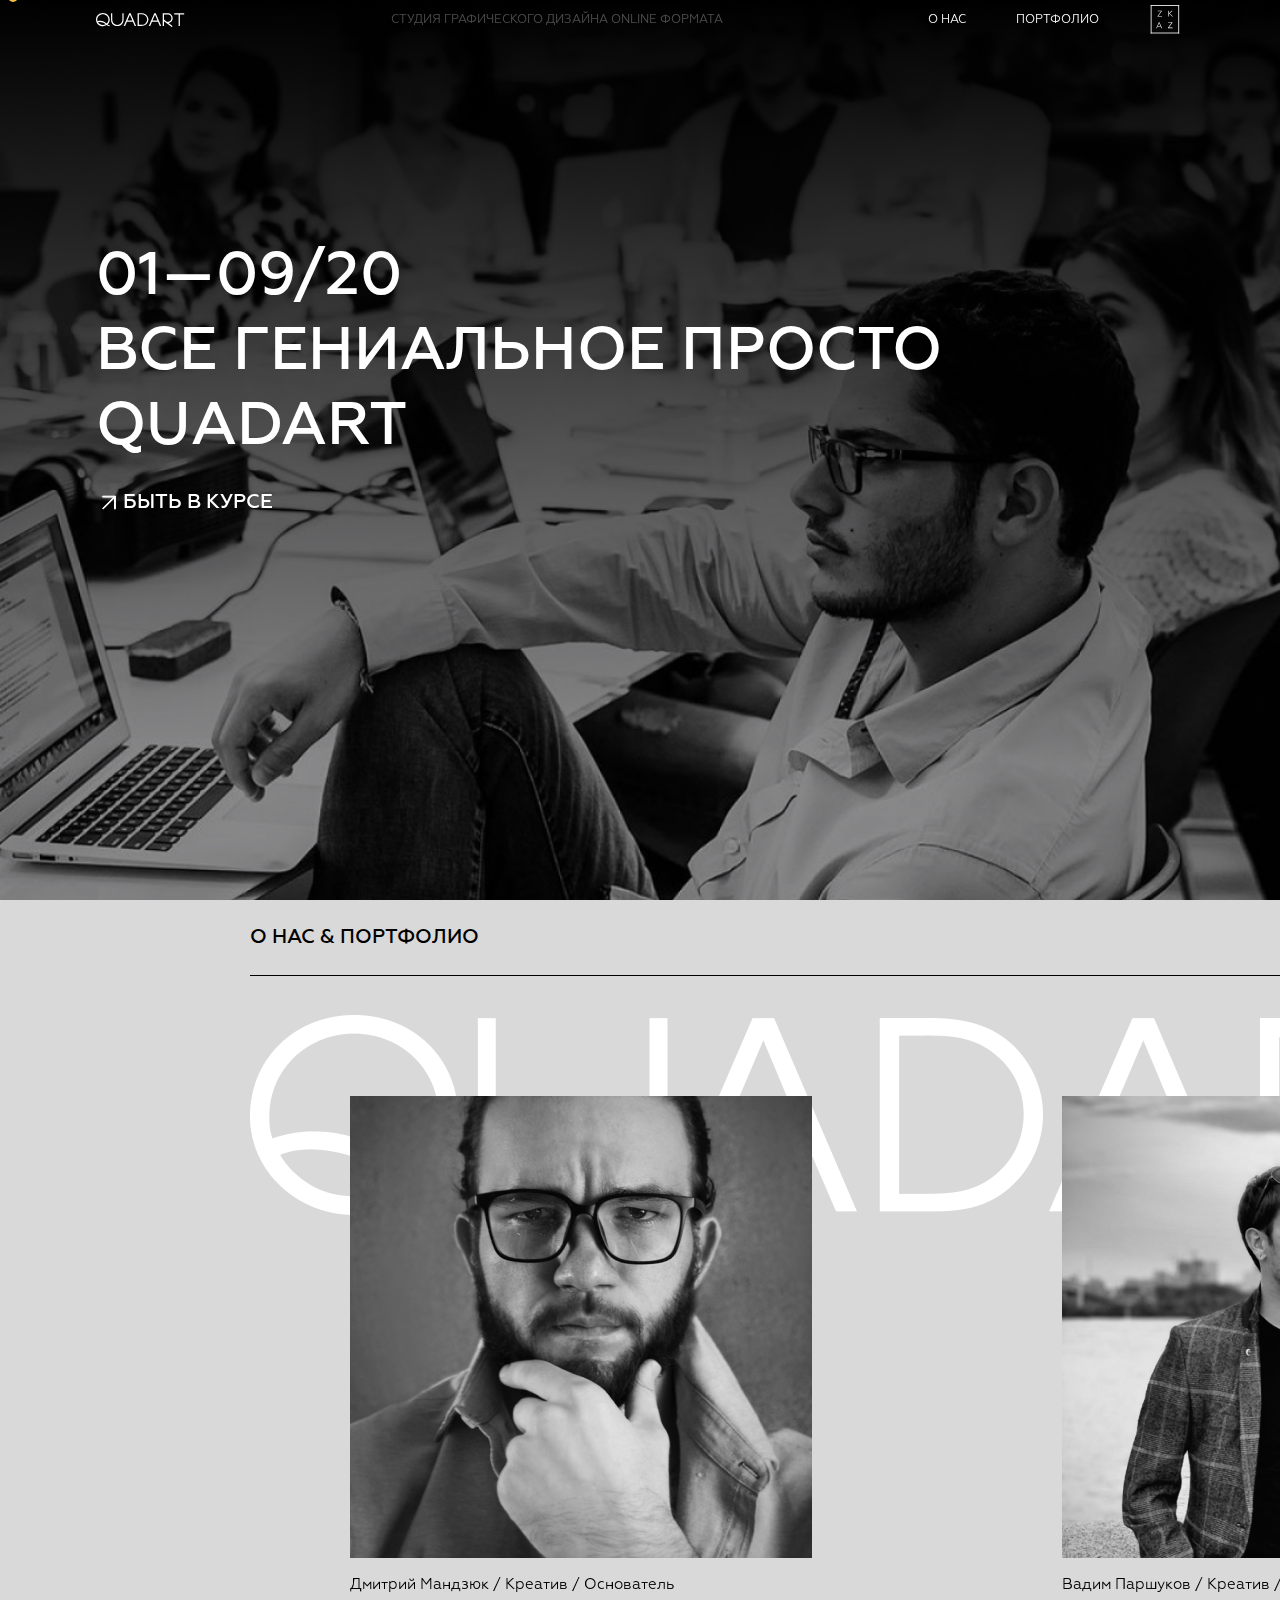
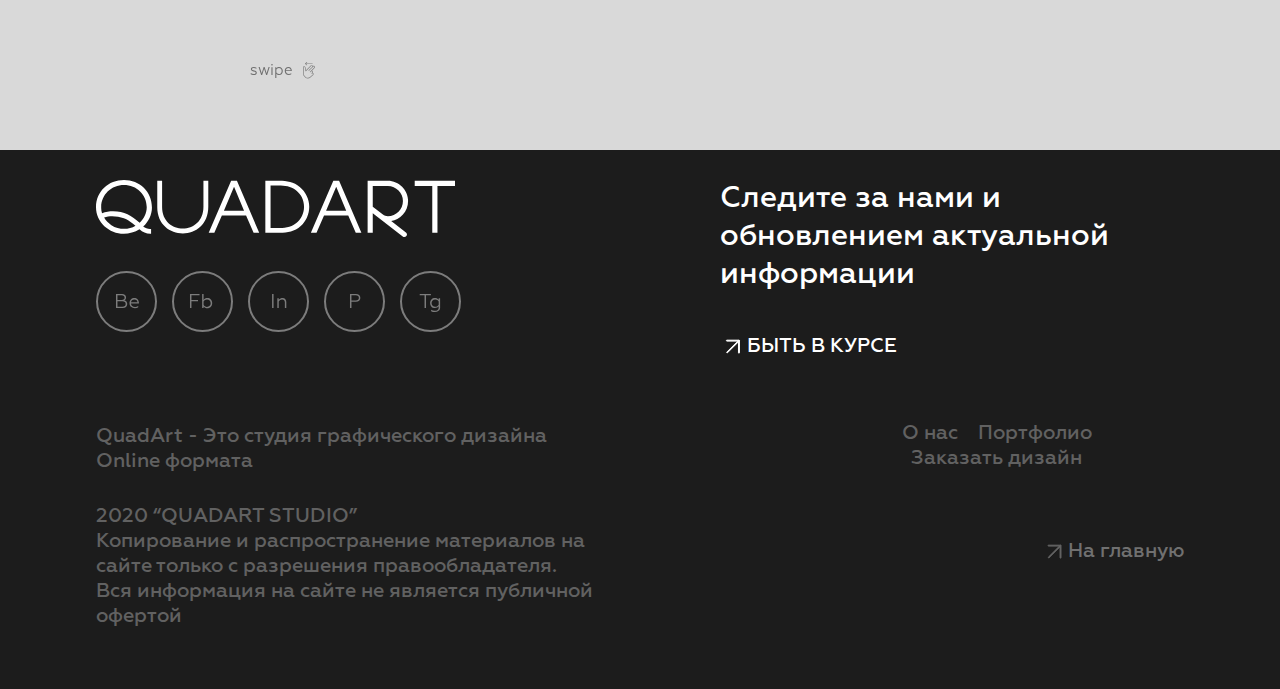
<file: index.html>
<!DOCTYPE html>
<html lang="ru">

<head>
    <meta charset="UTF-8">
    <meta name="keywords" content="QUADART, графический дизайн,креатив,заказать дизайн">
    <meta name="viewport" content="width=device-width, initial-scale=1.0">
    <meta http-equiv="X-UA-Compatible" content="IE=Edge" />
    
     <link rel="preload" href="fonts/Geometria.woff" as="font" type="font/woff" crossorigin="anonymous">
    <link rel="preload" href="fonts/Geometria-Medium.woff" as="font" type="font/woff" crossorigin="anonymous">
    
    <link rel="stylesheet" href="css/style.css">
    <link rel="icon" href="img/favicon.ico">
    <title>QUADART</title>
</head>

<body>
    <div class="cursor"></div>
    <main>
        <header id="navbar">
            <nav>
                <svg width="89" height="14" viewBox="0 0 89 14" fill="none" xmlns="http://www.w3.org/2000/svg">
                    <path d="M58.3019 0.204852L52.7871 12.9757H54.1725L56.0216 8.69003H61.9677L63.8167 12.9757H65.1968L59.7197 0.204852H58.3019ZM61.4663 7.531H56.5229L59.0135 1.67116L61.4663 7.531ZM41.6011 0.204852V12.9757H45.1267C47.0943 12.9757 48.7709 12.7008 50.2965 11.3154C51.6119 10.1078 52.3881 8.39353 52.3881 6.56065C52.3881 4.71159 51.5094 2.87871 50.0539 1.68733C48.5822 0.512129 46.8733 0.221024 45.0404 0.199461H41.6011V0.204852ZM44.5229 11.8167H42.8841V1.35849H44.5229C46.2156 1.34232 47.7197 1.42857 49.1213 2.51752C50.4367 3.55256 51.089 4.90027 51.1105 6.56065C51.0943 8.18329 50.4205 9.63881 49.1375 10.6415C47.7197 11.7628 46.2156 11.8005 44.5229 11.8167ZM33.2022 0.204852L27.6873 12.9757H29.0728L30.9218 8.69003H36.8679L38.717 12.9757H40.097L34.6199 0.204852H33.2022ZM36.3666 7.531H31.4232L33.9137 1.67116L36.3666 7.531ZM15.0512 6.56604C14.9326 15.1806 27.5849 15.4232 27.5849 6.56604V0.204852H26.3935V6.56604C26.3935 13.7682 16.1887 13.6119 16.2372 6.56604V0.204852H15.0512V6.56604ZM13.531 13.2022V12.0108L13.2561 12.027C12.6685 12.027 12.0809 11.752 11.5957 11.407C12.9111 10.1995 13.7412 8.50135 13.7412 6.72237C13.7412 2.81941 10.7332 0 6.87871 0C3.0566 0 0 2.79784 0 6.69003C0 10.4043 3.21294 13.2075 6.84097 13.2075C8.14016 13.2075 9.5903 12.8625 10.6792 12.1186C11.4555 12.8625 12.3019 13.2075 13.3747 13.2075H13.531V13.2022ZM9.01887 10.6954L9.69272 11.2129C8.93261 11.7466 7.85984 11.973 6.9434 11.973C5.80593 11.973 4.74933 11.7305 3.77898 11.0889C3.12129 10.6577 2.36119 9.95148 2 9.23989C2.61995 8.98113 3.29919 8.87871 3.96765 8.87871C4.91644 8.87871 5.95687 9.06739 6.85175 9.38005C7.71428 9.69272 8.30189 10.1402 9.01348 10.6954H9.01887ZM4.21563 7.68733C3.29919 7.68733 2.36658 7.84367 1.48248 8.15633C1.32615 7.67116 1.25606 7.19137 1.27763 6.7062C1.26146 3.59569 3.80054 1.22911 6.86253 1.22911C9.97305 1.22911 12.4636 3.57951 12.4636 6.7062C12.4636 8.15633 11.7574 9.55795 10.717 10.5283C8.7655 8.7655 6.91644 7.69272 4.22102 7.69272L4.21563 7.68733ZM67.9892 6.57682L70.4852 8.49057C70.6523 8.62534 70.8464 8.72237 71.0458 8.78706C71.2561 8.85714 71.4771 8.89488 71.7035 8.89488C72.1995 8.89488 72.6792 8.79784 73.1375 8.59838C73.5795 8.40431 73.9784 8.13477 74.3181 7.79515C74.6577 7.45553 74.9218 7.0566 75.1105 6.61456C75.3046 6.15633 75.4016 5.67655 75.4016 5.18059C75.4016 4.68464 75.3046 4.20485 75.1105 3.74663C74.9218 3.30458 74.6577 2.90566 74.3181 2.56604C73.9784 2.22102 73.5795 1.95687 73.1375 1.7628C72.6846 1.56334 72.2048 1.46631 71.7035 1.46631H67.9892C67.9892 3.16981 67.9892 4.87332 67.9892 6.57682ZM72.5229 10.0916L76.1402 12.8733C76.2749 12.9811 76.3666 13.1213 76.3881 13.2938C76.4097 13.4663 76.3558 13.628 76.248 13.7628C76.1186 13.9191 75.9515 14 75.7466 14C75.6011 14 75.4663 13.9623 75.3531 13.8706L67.9892 8.16712V12.9704H66.7278C66.7278 9.13208 66.7278 5.29919 66.7278 1.46092V0.199461H67.9892H71.6981C72.3666 0.199461 73.0081 0.32345 73.6172 0.587601C74.2102 0.84097 74.7439 1.19677 75.1968 1.65499C75.655 2.11321 76.0108 2.6469 76.2695 3.23989C76.5391 3.85984 76.6685 4.51213 76.6685 5.18598C76.6685 5.80593 76.5606 6.40431 76.3288 6.97574C76.1078 7.531 75.8005 8.03774 75.407 8.48518C75.0135 8.93262 74.5445 9.2938 74.0269 9.57952C73.5579 9.83288 73.0512 10.0054 72.5283 10.0916H72.5229ZM82.6092 1.48248V12.9757H83.8868V1.48248H88.1941V0.204852H78.2965V1.48248H82.6038H82.6092Z" fill="white" />
                </svg>
                <h4 class="nav-text">СТУДИЯ ГРАФИЧЕСКОГО ДИЗАЙНА ONLINE ФОРМАТА</h4>
                <ul class="nav-links no-cursor">
                    <li><a href="about.html">О НАС</a></li>
                    <li><a href="portfolio.html">ПОРТФОЛИО</a></li>
                    <svg class="zakz" width="40" height="48" viewBox="0 0 30 38" fill="none" xmlns="http://www.w3.org/2000/svg">
                        <path d="M10.744 11H6.392V10.576L9.824 5.936H6.584V5.4H10.616V5.816L7.216 10.464H10.744V11Z" fill="white" />
                        <path d="M20.744 22H16.392V21.576L19.824 16.936H16.584V16.4H20.616V16.816L17.216 21.464H20.744V22Z" fill="white" />
                        <path d="M16.792 5.4H17.384V7.832L19.976 5.4H20.76L18.008 7.96L21.184 11H20.352L17.384 8.152V11H16.792V5.4Z" fill="white" />
                        <path d="M5.856 22H5.24L7.736 16.368H8.288L10.792 22H10.168L9.472 20.456H6.536L5.856 22ZM8.008 17.112L6.736 19.936H9.28L8.008 17.112Z" fill="white" />
                        <path d="M27.0002 0.00050354H0V0.796498H27.0002V0.00050354Z" fill="white" />
                        <path d="M27.0002 26.2059H0V27.0019H27.0002V26.2059Z" fill="white" />
                        <path d="M0.795898 27.0045L0.795898 0L0.000201464 0L0.000201464 27.0045L0.795898 27.0045Z" fill="white" />
                        <path d="M27.001 27.0045L27.001 0L26.2053 0L26.2053 27.0045L27.001 27.0045Z" fill="white" />
                    </svg>
                </ul>
            </nav>
        </header>

        <div class="container">
            <div class="title">
                <div class="title-text">
                    <h1>01&#8212;09/20</h1>
                    <h1>ВСЕ ГЕНИАЛЬНОЕ ПРОСТО <br> QUADART</h1>
                    <div class="link ">
                        <a href="https://www.instagram.com/quadart.design/" class="no-cursor" target="_blank">
                            <img class="arrow j1" src="icons/Arrow.svg" alt="arrow">
                            <h3 class="j">БЫТЬ В КУРСЕ </h3>
                        </a>
                    </div>
                </div>
            </div>
        </div>
    </main>

    <!--    Make order-->
    <div id="make-order">
        <img class="p1" src="img/Logo-p1.png" alt="">
        <img class="p2" src="img/Logo-p2.png" alt="">
        <div class="container">
            <div class="head">
                <div class="lg">
                    <img src="icons/lg.svg" alt="">
                    <h3>01 &#8212; 09/20</h3>
                </div>
                <img class="close" src="icons/close.svg" alt="">
            </div>
            <div class="middlePart">
                <div class="zakz-inner">
                    <div class="innerPart">
                        <div class="make-order-text">
                            <a href="mailto:vadim.parshukov.199d@mail.ru">
                                <h1>ЗАКАЗАТЬ ДИЗАЙН <br> У QUADART <img class="make-order-arrow" src="icons/Arrow-black.svg" alt=""></h1>
                            </a>
                        </div>
                        <div class="link-part">
                            <h2>Следите за нами и обновлением актуальной информации </h2>
                            <div class="social-links">
                                <ul>
                                    <li><a href="https://www.facebook.com/QuadArt.Design " target="_blank">Facebook</a></li>
                                    <li><a href="https://www.instagram.com/quadart.design/" target="_blank">Instagram</a></li>
                                    <li><a href="https://telegram.me/vadim_porsh" target="_blank">Telegram</a></li>
                                </ul>

                                <ul>
                                    <li><a href="https://www.behance.net/vadimporsh " target="_blank">Behance</a></li>
                                    <li><a href="https://www.pinterest.ru/QuadArt_Design/_saved/ " target="_blank">Pinterest</a></li>
                                </ul>

                            </div>
                        </div>
                    </div>
                </div>
            </div>
        </div>
    </div>

    <!--   Info & Portfolio-->
    <section id="info">
        <div class="about">
            <h3>О НАС & ПОРТФОЛИО</h3>
            <div class="underline"></div>
        </div>
        <div class="outer-wrapper">
            <div class="wrapper">
                <img class="text-img " src="img/background_text.png" alt="">
                <div class="item scale">
                    <a href="https://www.instagram.com/backerworks/ " target="_blank"> <img src="img/Dmitrii.png" alt="Dmitrii">
                        <h5>Дмитрий Мандзюк / Креатив / Основатель</h5>
                    </a>
                </div>
                <div class="item scale">
                    <a href="https://www.instagram.com/_vadim_designer_/ " target="_blank"><img src="img/Vadim.png" alt="Vadim">
                        <h5>Вадим Паршуков / Креатив / Продвижение / Основатель</h5>
                    </a>
                </div>
                <div class="item scale">
                    <a href="about.html"><img src="img/About.png" alt="About">
                        <h5>Студия QuadArt / Информация</h5>
                    </a>
                </div>
                <div class="item scale">
                    <a href="portfolio.html"><img src="img/Portfolio.png" alt="Portfolio">
                        <h5>Портфолио / Основные работы</h5>
                    </a>
                </div>
                <div class="item">
                    <div style="width: 1px; height: 490px;background-color: #D9D9D9;"></div>
                </div>
            </div>
        </div>
        
             <div class="swipe">
                    <h5>swipe</h5>
                    <img src="icons/Swipe.svg" alt="swipe-icon">
                </div>
    </section>

    <!--    Footer-->
    <footer>
        <div class="container">
            <div class="inner">
                <div class="inner-item">
                    <img src="icons/Logo-big.svg" alt="">
                    <div class="social-media">
                        <a href="https://www.behance.net/vadimporsh " target="_blank">
                            <img class="media-icon" src="icons/Be.svg" alt="behance">
                        </a>
                        <a href="https://www.facebook.com/QuadArt.Design " target="_blank">
                            <img class="media-icon" src="icons/Fb.svg" alt="facebook">
                        </a>
                        <a href="https://www.instagram.com/quadart.design/" target="_blank">
                            <img class="media-icon" src="icons/In.svg" alt="instagram">
                        </a>
                        <a href="https://www.pinterest.ru/QuadArt_Design/_saved/ " target="_blank">
                            <img class="media-icon" src="icons/P.svg" alt="pinterest">
                        </a> 
                        <a href="https://telegram.me/vadim_porsh" target="_blank">
                            <img class="media-icon last-i" src="icons/Tg.svg" alt="telegram">
                        </a>
                    </div>

                    <!--Invisible part-->
                    <div class="vis">
                        <div class="no-cursor">
                            <a href="https://www.instagram.com/quadart.design/" target="_blank">
                                <img class="arrow j3" src="icons/Arrow.svg" alt="arrow">
                                <h3 class="j2">БЫТЬ В КУРСЕ </h3>
                            </a>
                        </div>
                        <div class="no-cursor">
                            <a href="index.html">
                                <img class="arrow dissapear" src="icons/Arrow%20-gray.svg" alt="">
                                <img class="arrow wh-on-hover j5" src="icons/Arrow.svg" alt="arrow">
                                <h3 class="gray j4">На главную </h3>
                            </a>
                        </div>
                    </div>
                    <div class="inf">QuadArt - Это студия графического дизайна <br> Online формата</div>
                    <div class="inf policy">2020 “QUADART STUDIO” <br>Копирование и распространение материалов на сайте только с разрешения правообладателя. <br> Вся информация на сайте не является публичной офертой</div>
                </div>
                <div class="inner-item ">
                    <div class="hide">
                        <h2>Следите за нами и обновлением актуальной информации </h2>
                        <div class="link no-cursor">
                            <a href="https://www.instagram.com/quadart.design/" target="_blank">
                                <img class="arrow j3" src="icons/Arrow.svg" alt="arrow">
                                <h3 class="j2">БЫТЬ В КУРСЕ </h3>
                            </a>
                        </div>
                        <div class="f-part">
                            <nav class="footer-nav no-cursor">
                                <ul class="nav-links">
                                    <li class="footer-link">
                                        <a href="about.html">О нас</a>
                                    </li>
                                    <li class="footer-link"><a href="portfolio.html">Портфолио</a></li>
                                    <li class="footer-link"><a href="mailto:vadim.parshukov.199d@mail.ru">Заказать дизайн</a></li>
                                </ul>
                            </nav>
                            <div class="link no-cursor">
                                <a href="index.html">
                                    <img class="arrow dissapear" src="icons/Arrow%20-gray.svg" alt="">
                                    <img class="arrow wh-on-hover j5" src="icons/Arrow.svg" alt="arrow">
                                    <h3 class="gray j4">На главную </h3>
                                </a>
                            </div>
                        </div>
                    </div>

                    <div class="inv">
                        <div class="no-cursor">
                            <a href="https://www.instagram.com/quadart.design/" target="_blank">
                                <img class="arrow j3" src="icons/Arrow.svg" alt="arrow">
                                <h3 class="j2">БЫТЬ В КУРСЕ </h3>
                            </a>
                        </div>
                        <div class="no-cursor">
                            <a href="index.html">
                                <img class="arrow dissapear" src="icons/Arrow%20-gray.svg" alt="">
                                <img class="arrow wh-on-hover j5" src="icons/Arrow.svg" alt="arrow">
                                <h3 class="gray j4">На главную </h3>
                            </a>
                        </div>
                    </div>

                </div>
            </div>
        </div>
    </footer>

    <!--    jQuery CDN-->
    <script src="https://ajax.googleapis.com/ajax/libs/jquery/3.5.1/jquery.min.js"></script>
    <script src="JS/script.js"></script>
</body>

</html>
</file>
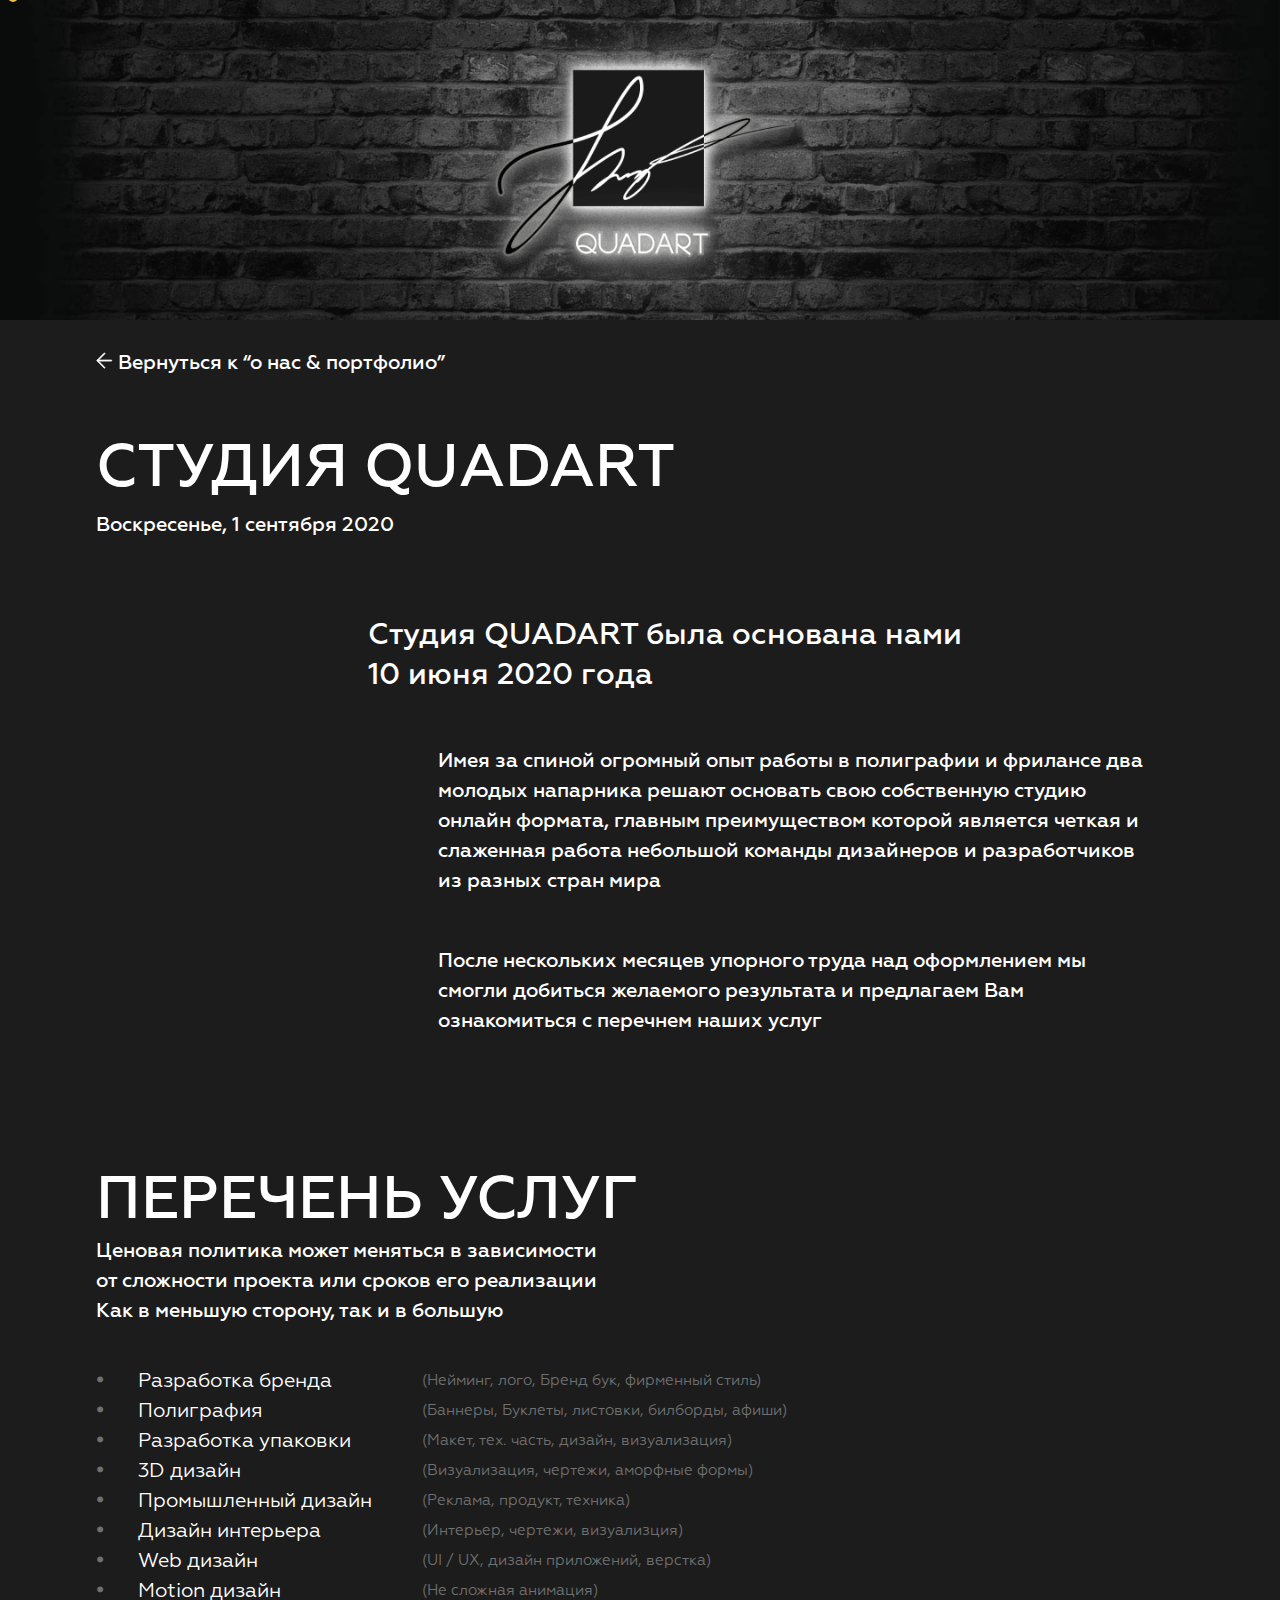
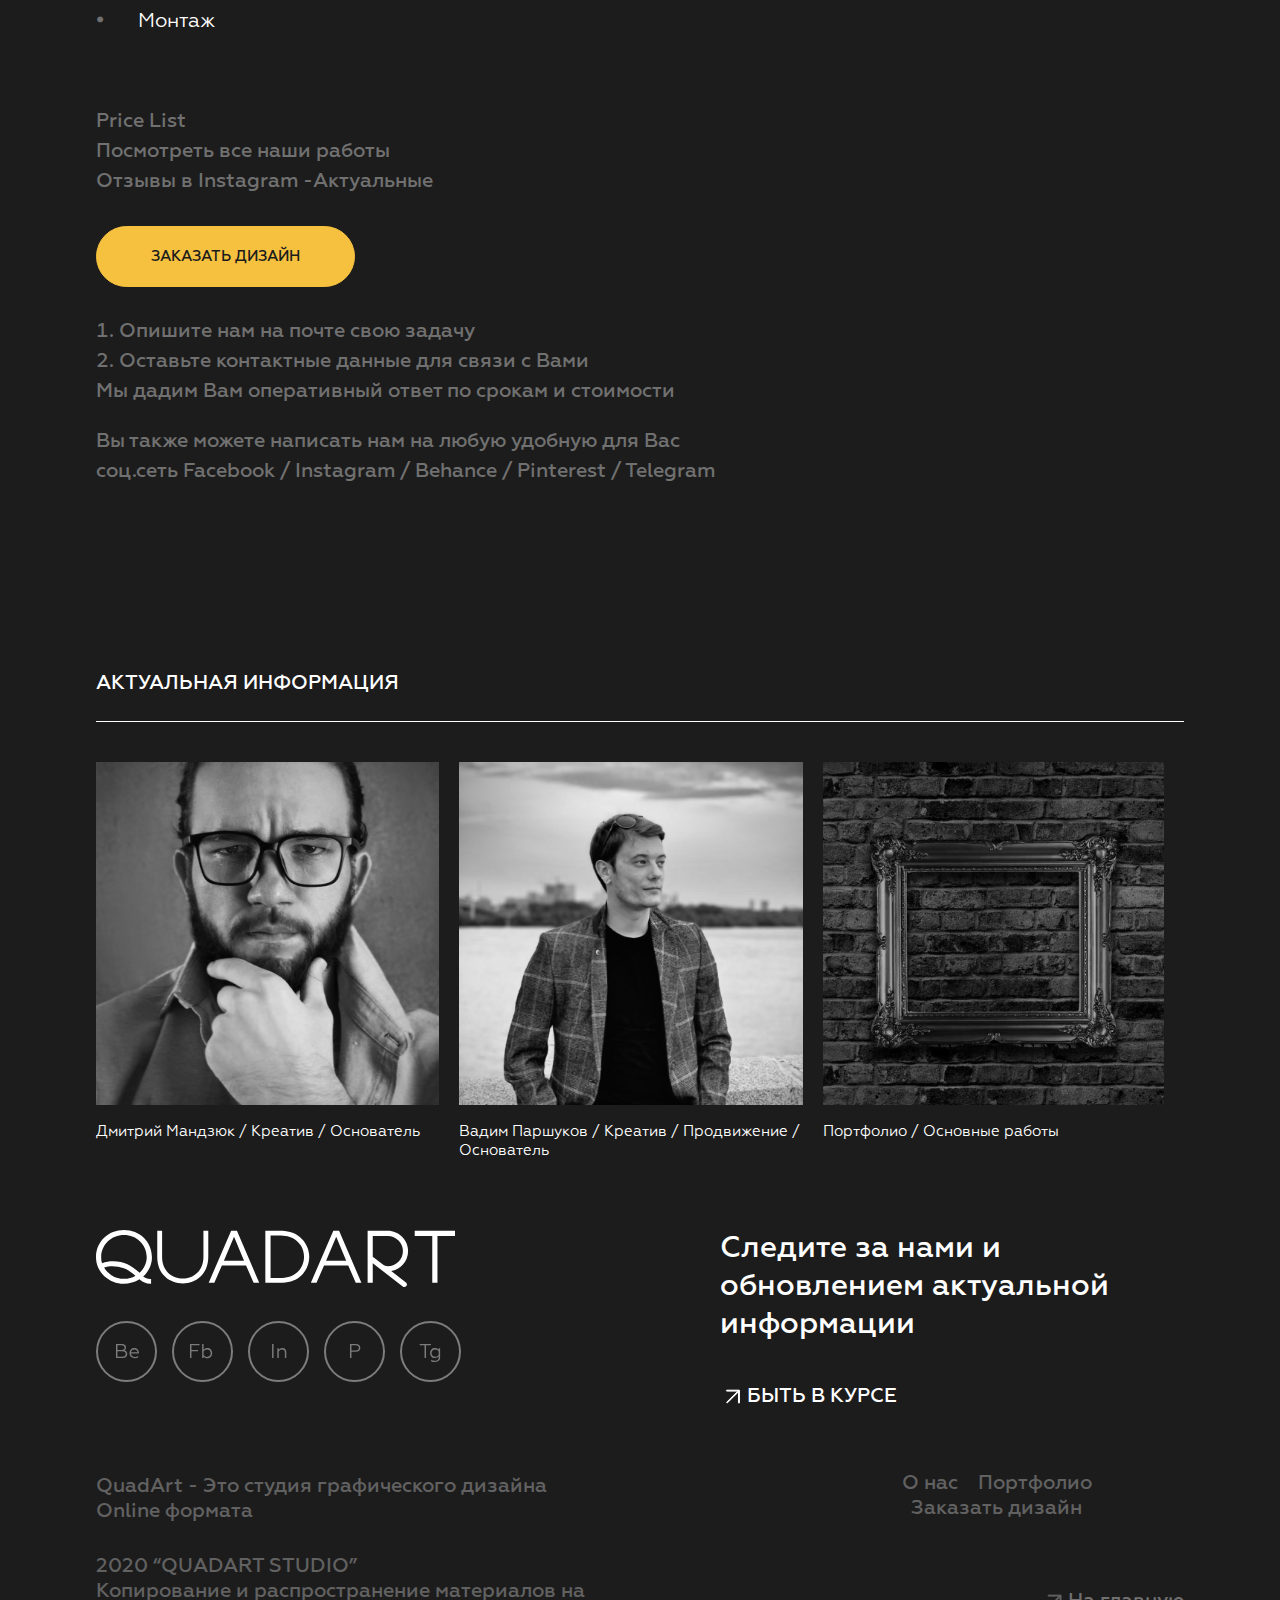
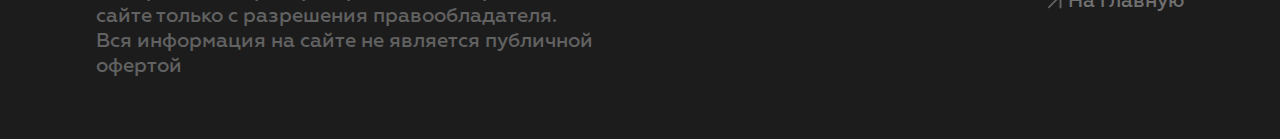
<file: about.html>
<!DOCTYPE html>
<html lang="ru">

<head>
    <meta charset="UTF-8">
    <meta name="keywords" content="разработка бренда,3D дизайн,Web дизайн,дизайн,заказать дизайн,motion дизайн,дизайн интерьера">
    <meta name="viewport" content="width=device-width, initial-scale=1.0">
    <meta http-equiv="X-UA-Compatible" content="IE=Edge" />
    <link rel="stylesheet" href="css/style.css">
    <link rel="icon" href="img/favicon.ico">
    <title>About</title>
</head>

<body>
    <div class="cursor"></div>
    <img src="img/About%20(backg).png" alt="" class="page-header">
    <section id="this-page-info">
        <div class="container">
            <a class="back no-cursor" href="index.html">
                <h3><img src="icons/Arrow-back-to.svg" alt="" class="back-to"> Вернуться к “о нас & портфолио”</h3>
            </a>
            <div class="page-head">
                <h1>СТУДИЯ QUADART</h1>
                <h3>Воскресенье, 1 сентября 2020</h3>
            </div>
            <div class="page-intro">
                <h2>Студия QUADART была основана нами<br> 10 июня 2020 года </h2>
                <h3>Имея за спиной огромный опыт работы в полиграфии и фрилансе два молодых напарника решают основать свою собственную студию онлайн формата, главным преимуществом которой является четкая и слаженная работа небольшой команды дизайнеров и разработчиков из разных стран мира </h3>
                <h3>После нескольких месяцев упорного труда над оформлением мы смогли добиться желаемого результата и предлагаем Вам ознакомиться с перечнем наших услуг </h3>
            </div>
            <div class="offers">
                <h1>ПЕРЕЧЕНЬ УСЛУГ</h1>
                <h3>Ценовая политика может меняться в зависимости от сложности проекта или сроков его реализации Как в меньшую сторону, так и в большую</h3>
                <div class="offers-list">
                    <ul class="list1">
                        <li>Разработка бренда </li>
                        <li>Полиграфия</li>
                        <li>Разработка упаковки</li>
                        <li>3D дизайн </li>
                        <li>Промышленный дизайн</li>
                        <li>Дизайн интерьера </li>
                        <li>Web дизайн</li>
                        <li>Motion дизайн </li>
                        <li>Монтаж</li>
                    </ul>
                    <ul class="list2">
                        <li>(Нейминг, лого, Бренд бук, фирменный стиль)</li>
                        <li>(Баннеры, Буклеты, листовки, билборды, афиши)</li>
                        <li>(Макет, тех. часть, дизайн, визуализация)</li>
                        <li>(Визуализация, чертежи, аморфные формы)</li>
                        <li>(Реклама, продукт, техника)</li>
                        <li>(Интерьер, чертежи, визуализция)</li>
                        <li>(UI / UX, дизайн приложений, верстка) </li>
                        <li>(Не сложная анимация)</li>
                    </ul>
                </div>
                <div class="link-box">
                    <div> <a href="price-list.pdf" class="link-box-inf" target="_blank">Price List</a></div>
                    <div><a href="https://yadi.sk/d/ffjp6vfrzm_Rew?w=1" class="link-box-inf" target="_blank">Посмотреть все наши работы</a></div>
                    <div><a href="https://www.instagram.com/quadart.design/" class="link-box-inf" target="_blank">Отзывы в Instagram -Актуальные</a></div>
                    <a href="mailto:vadim.parshukov.199d@mail.ru" class="make-order no-cursor">ЗАКАЗАТЬ ДИЗАЙН</a>
                </div>
                <div class="to-order">
                    <ol>
                        <li>Опишите нам на почте свою задачу</li>
                        <li>Оставьте контактные данные для связи с Вами</li>
                    </ol>

                    <h3>Мы дадим Вам оперативный ответ по срокам и стоимости </h3>
                </div>
                <div class="all-links">Вы также можете написать нам на любую удобную для Вас<br> соц.сеть  
                   <a href="https://www.facebook.com/QuadArt.Design" class="link-box-inf" target="_blank">Facebook </a>/
                    <a href="https://www.instagram.com/quadart.design/" class="link-box-inf" target="_blank">Instagram </a>/
                    <a href="https://www.behance.net/vadimporsh" class="link-box-inf" target="_blank">Behance </a>/
                    <a href="https://www.pinterest.ru/QuadArt_Design/_saved/ " class="link-box-inf" target="_blank">Pinterest </a>/
                    <a href="https://telegram.me/vadim_porsh" class="link-box-inf" target="_blank">Telegram </a>
                </div>
            </div>
        </div>
    </section>
    <section id="another-info">
        <div class="container">
            <h3 class="rel-inf">АКТУАЛЬНАЯ ИНФОРМАЦИЯ</h3>
            <div class="underline"></div>
            <div class="another-info">
                <div class="info-page scale">
                    <a href="https://www.instagram.com/backerworks/ " target="_blank"> <img src="img/Dmitrii.png" alt="Dmitrii">
                        <h5>Дмитрий <span class="to-hide"> Мандзюк / Креатив / Основатель</span></h5>
                    </a>
                </div>
                <div class="info-page scale">
                    <a href="https://www.instagram.com/_vadim_designer_/ " target="_blank"><img src="img/Vadim.png" alt="Vadim">
                        <h5>Вадим<span class="to-hide"> Паршуков / Креатив / Продвижение / Основатель</span></h5>
                    </a>
                </div>
                <div class="info-page scale">
                    <a href="portfolio.html"><img src="img/Portfolio.png" alt="Portfolio">
                        <h5>Портфолио <span class="to-hide">/ Основные работы</span></h5>
                    </a>
                </div>

            </div>
        </div>
    </section>

    <!--    Footer-->
    <footer>
        <div class="container">
            <div class="inner">
                <div class="inner-item">
                    <img src="icons/Logo-big.svg" alt="">
                    <div class="social-media">
                        <a href="https://www.behance.net/vadimporsh " target="_blank">
                            <img class="media-icon" src="icons/Be.svg" alt="behance">
                        </a>
                        <a href="https://www.facebook.com/QuadArt.Design " target="_blank">
                            <img class="media-icon" src="icons/Fb.svg" alt="facebook">
                        </a>
                        <a href="https://www.instagram.com/quadart.design/" target="_blank">
                            <img class="media-icon" src="icons/In.svg" alt="instagram">
                        </a>
                        <a href="https://www.pinterest.ru/QuadArt_Design/_saved/ " target="_blank">
                            <img class="media-icon" src="icons/P.svg" alt="pinterest">
                        </a>
                        <a href="https://telegram.me/vadim_porsh" target="_blank">
                            <img class="media-icon last-i" src="icons/Tg.svg" alt="telegram">
                        </a>
                    </div>

                    <!--Invisible part-->
                    <div class="vis">
                        <div class="no-cursor">
                            <a href="https://www.instagram.com/quadart.design/" target="_blank">
                                <img class="arrow j3" src="icons/Arrow.svg" alt="arrow">
                                <h3 class="j2">БЫТЬ В КУРСЕ </h3>
                            </a>
                        </div>
                        <div class="no-cursor">
                            <a href="index.html">
                                <img class="arrow dissapear" src="icons/Arrow%20-gray.svg" alt="">
                                <img class="arrow wh-on-hover j5" src="icons/Arrow.svg" alt="arrow">
                                <h3 class="gray j4">На главную </h3>
                            </a>
                        </div>
                    </div>
                    <div class="inf">QuadArt - Это студия графического дизайна <br> Online формата</div>
                    <div class="inf policy">2020 “QUADART STUDIO” <br>Копирование и распространение материалов на сайте только с разрешения правообладателя. <br> Вся информация на сайте не является публичной офертой</div>
                </div>
                <div class="inner-item ">
                    <div class="hide">
                        <h2>Следите за нами и обновлением актуальной информации </h2>
                        <div class="link no-cursor">
                            <a href="https://www.instagram.com/quadart.design/" target="_blank">
                                <img class="arrow j3" src="icons/Arrow.svg" alt="arrow">
                                <h3 class="j2">БЫТЬ В КУРСЕ </h3>
                            </a>
                        </div>
                        <div class="f-part">
                            <nav class="footer-nav no-cursor">
                                <ul class="nav-links">
                                    <li class="footer-link">
                                        <a href="about.html">О нас</a>
                                    </li>
                                    <li class="footer-link"><a href="portfolio.html">Портфолио</a></li>
                                    <li class="footer-link"><a href="mailto:vadim.parshukov.199d@mail.ru">Заказать дизайн</a></li>
                                </ul>
                            </nav>
                            <div class="link no-cursor">
                                <a href="index.html">
                                    <img class="arrow dissapear" src="icons/Arrow%20-gray.svg" alt="">
                                    <img class="arrow wh-on-hover j5" src="icons/Arrow.svg" alt="arrow">
                                    <h3 class="gray j4">На главную </h3>
                                </a>
                            </div>
                        </div>
                    </div>

                    <div class="inv">
                        <div class="no-cursor">
                            <a href="https://www.instagram.com/quadart.design/" target="_blank">
                                <img class="arrow j3" src="icons/Arrow.svg" alt="arrow">
                                <h3 class="j2">БЫТЬ В КУРСЕ </h3>
                            </a>
                        </div>
                        <div class="no-cursor">
                            <a href="index.html">
                                <img class="arrow dissapear" src="icons/Arrow%20-gray.svg" alt="">
                                <img class="arrow wh-on-hover j5" src="icons/Arrow.svg" alt="arrow">
                                <h3 class="gray j4">На главную </h3>
                            </a>
                        </div>
                    </div>

                </div>
            </div>
        </div>
    </footer>


    <!--    jQuery CDN-->
    <script src="https://ajax.googleapis.com/ajax/libs/jquery/3.5.1/jquery.min.js"></script>
    <script src="JS/script.js"></script>
</body></html>
</file>
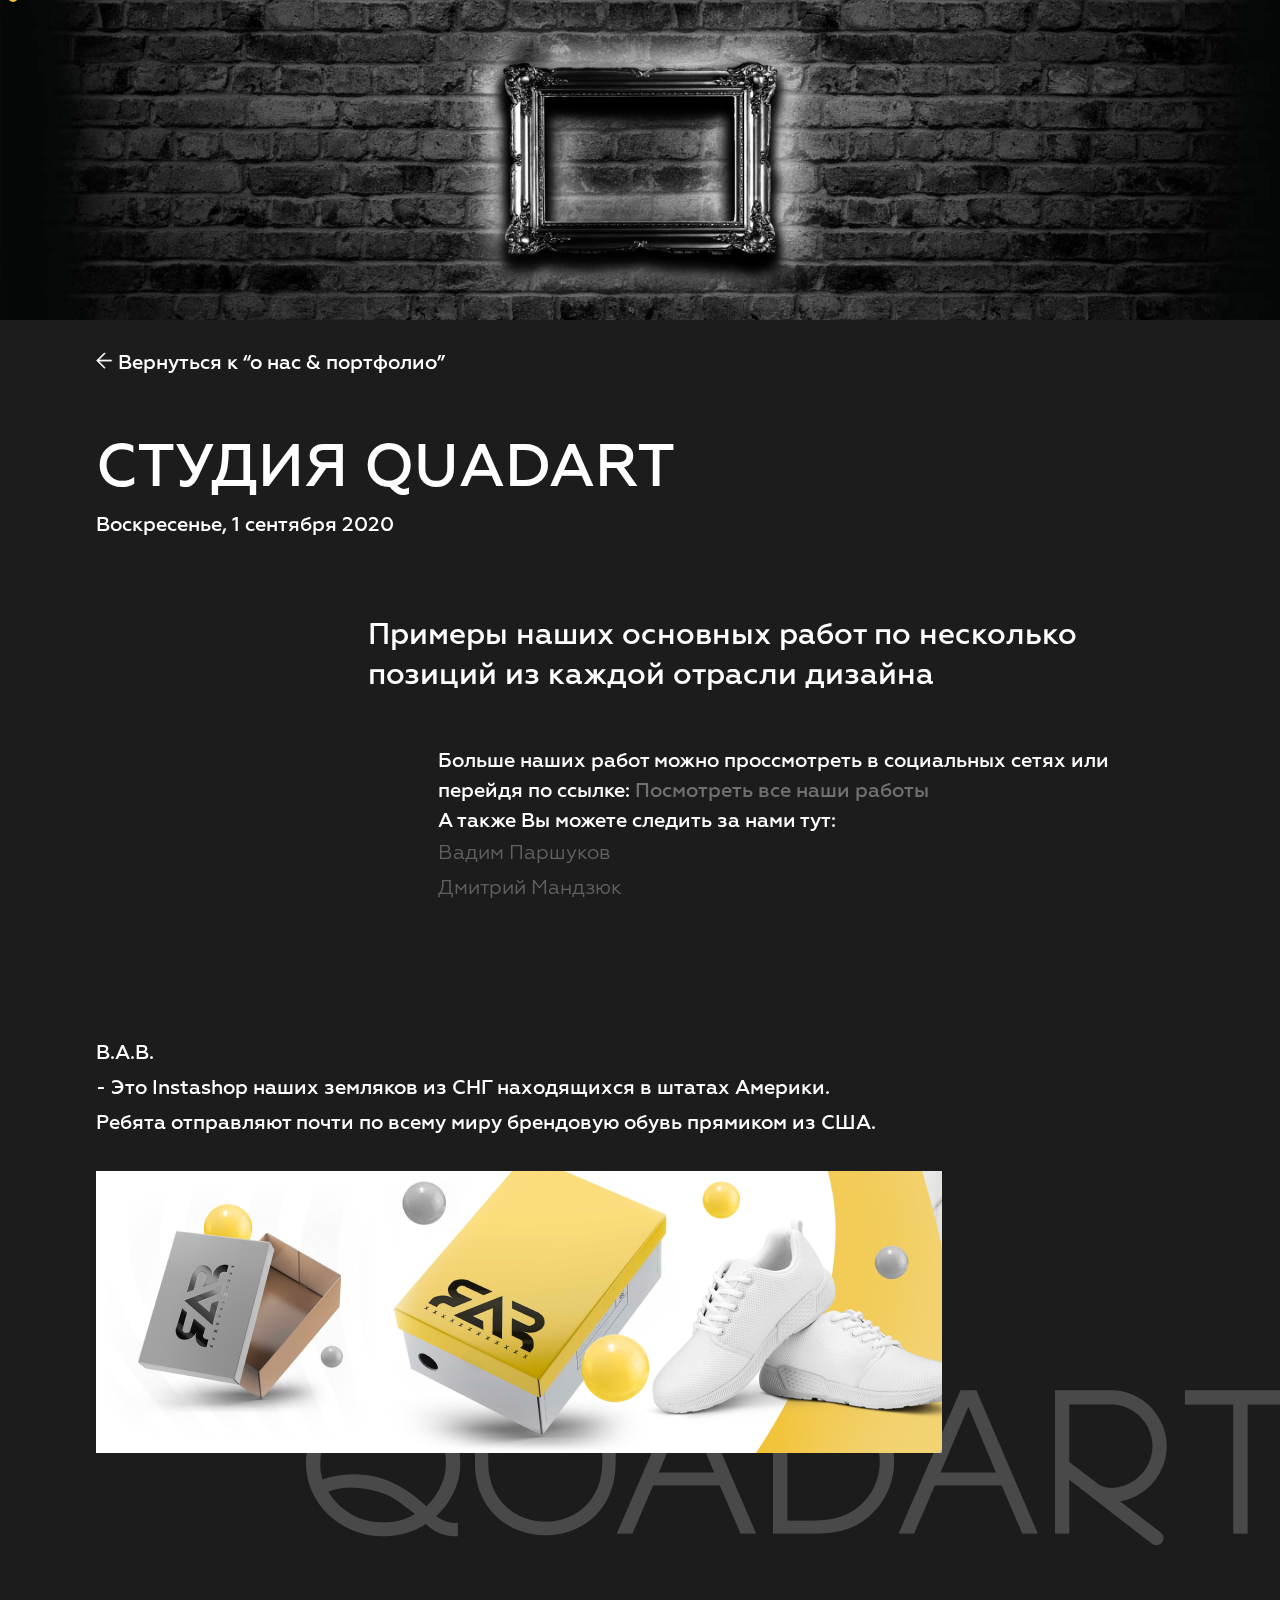
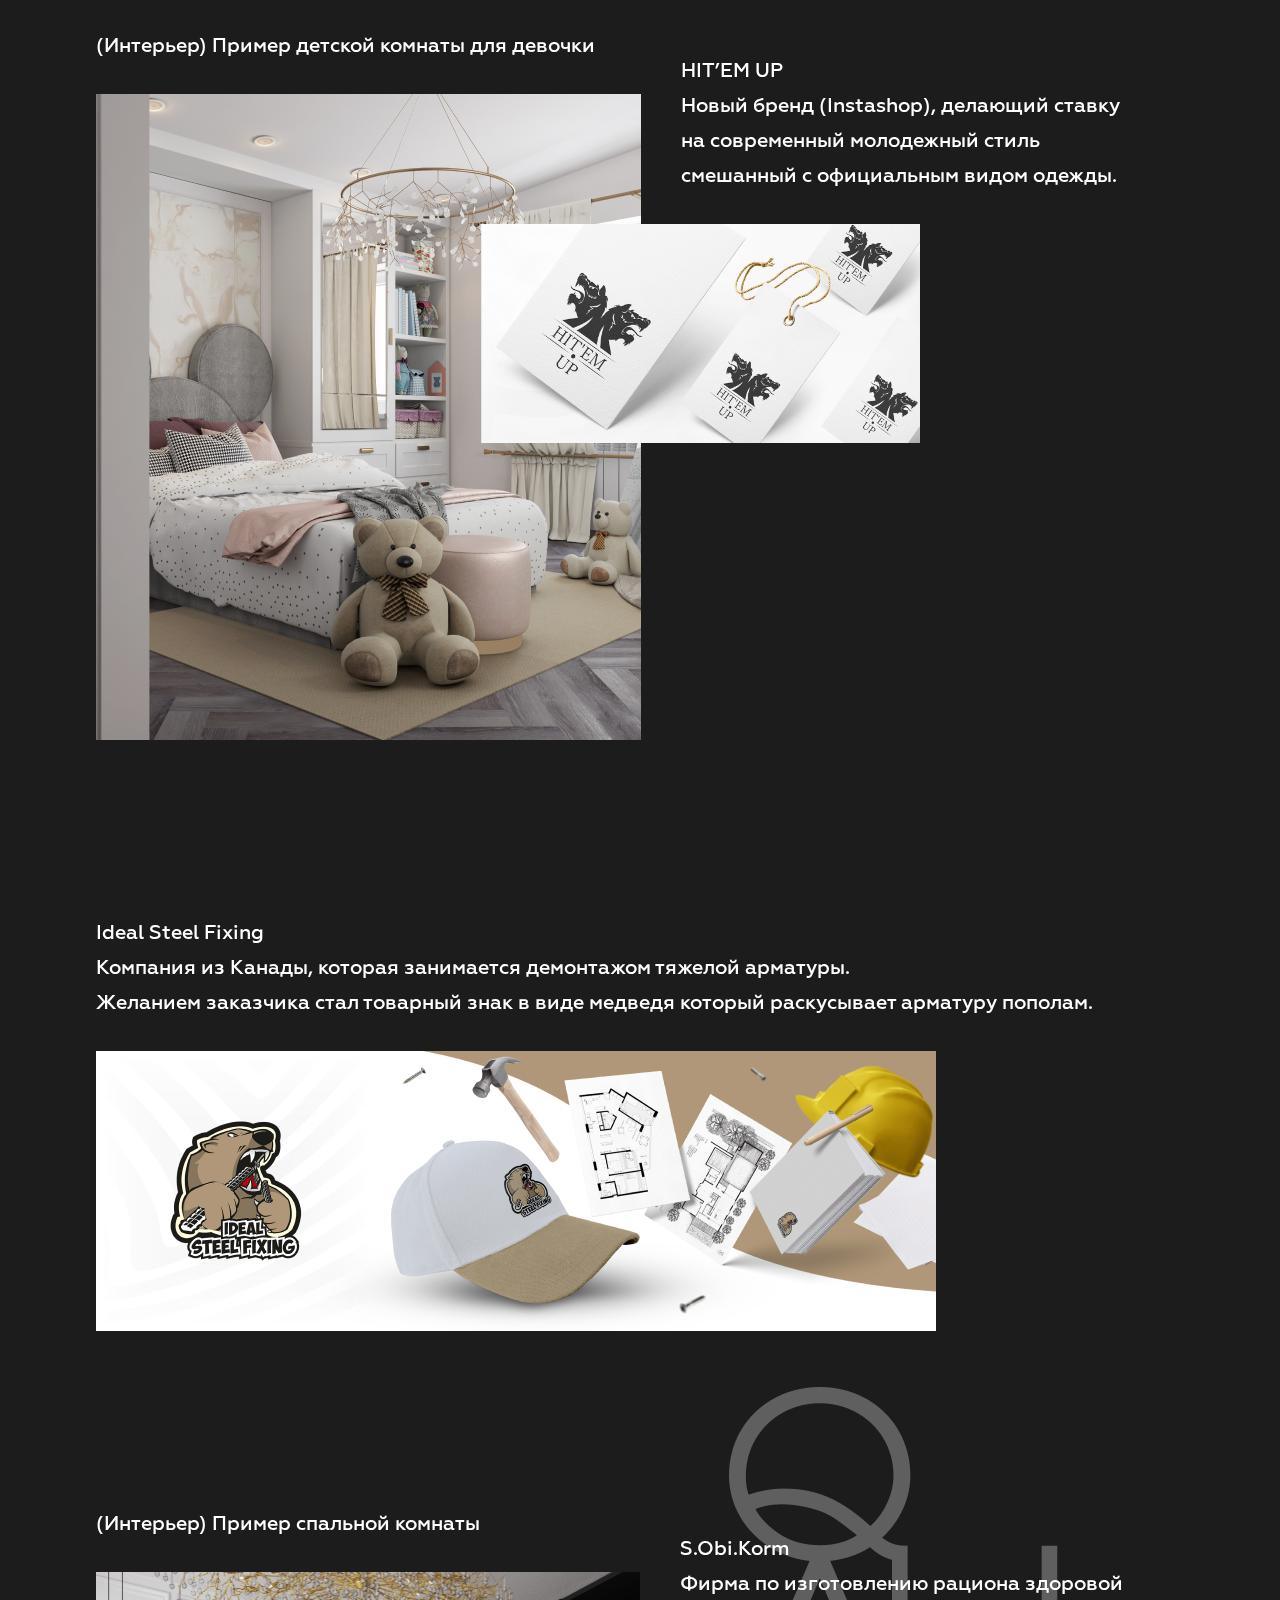
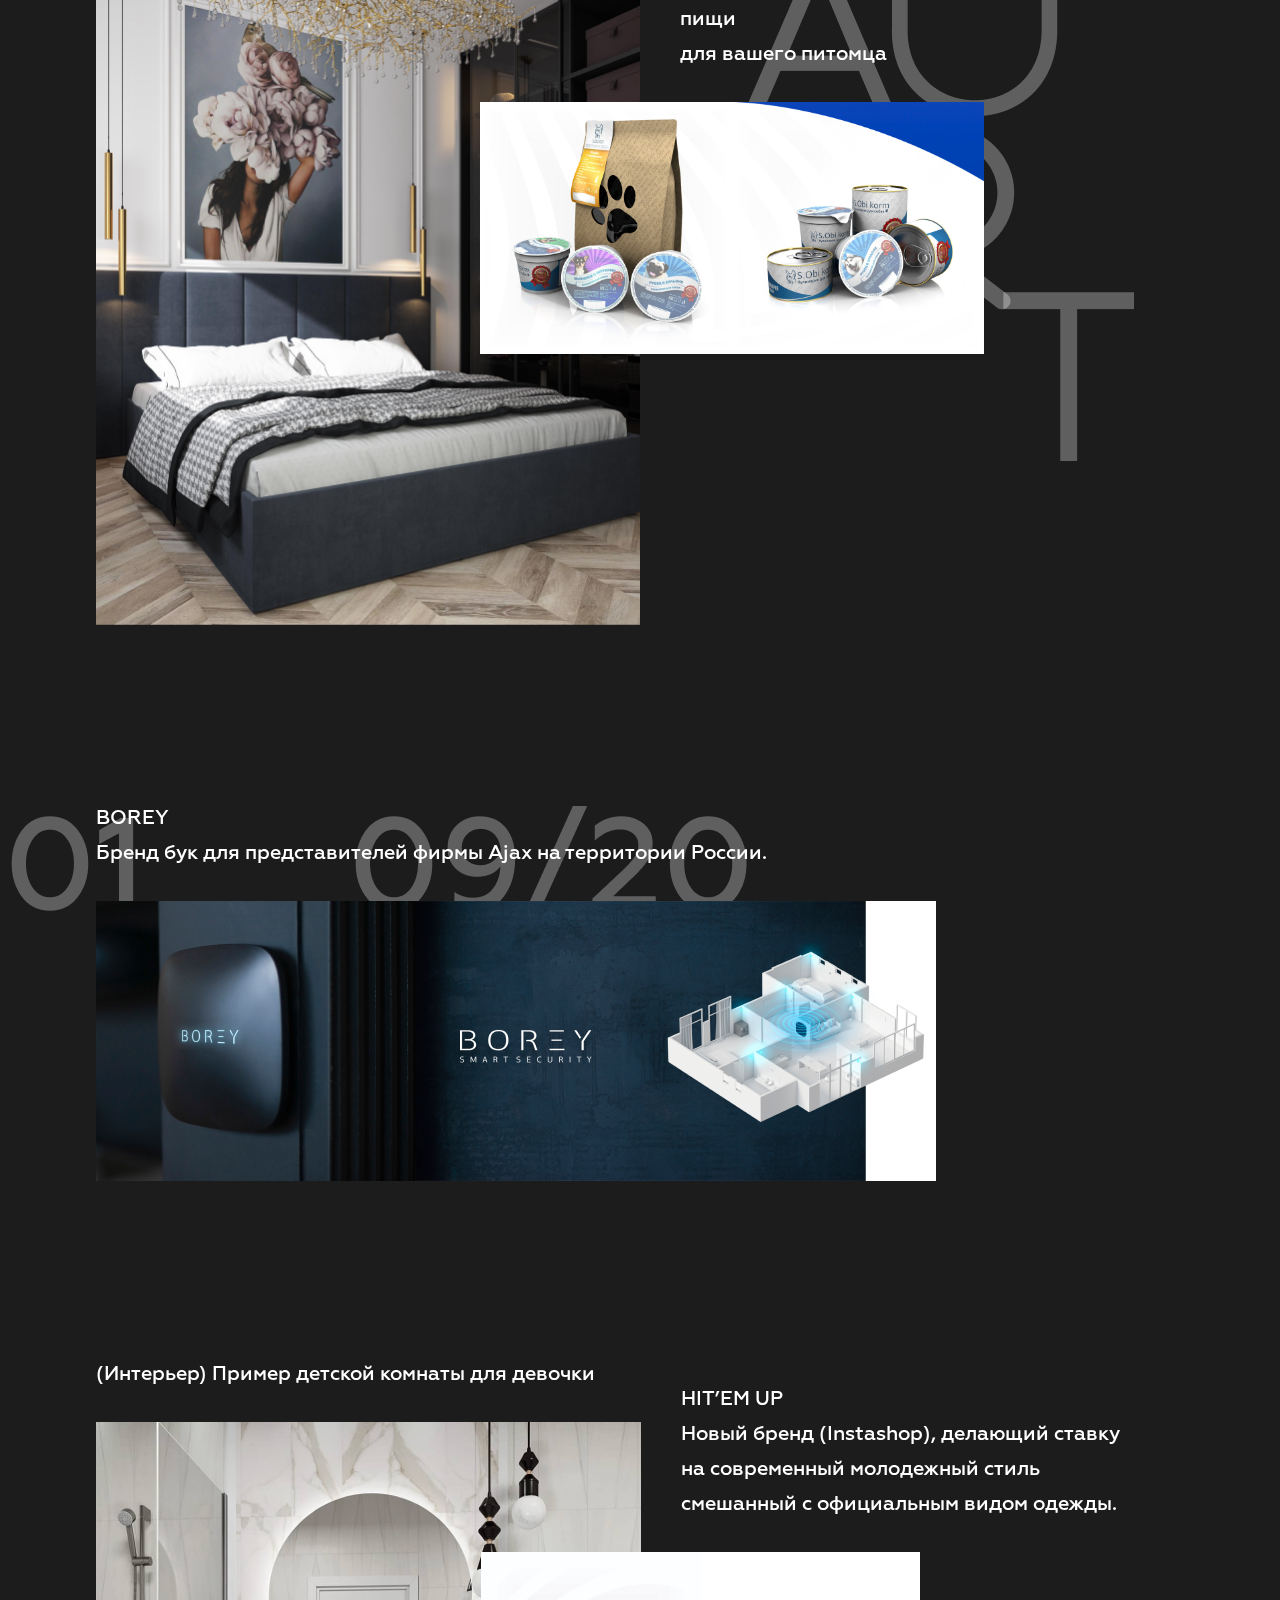
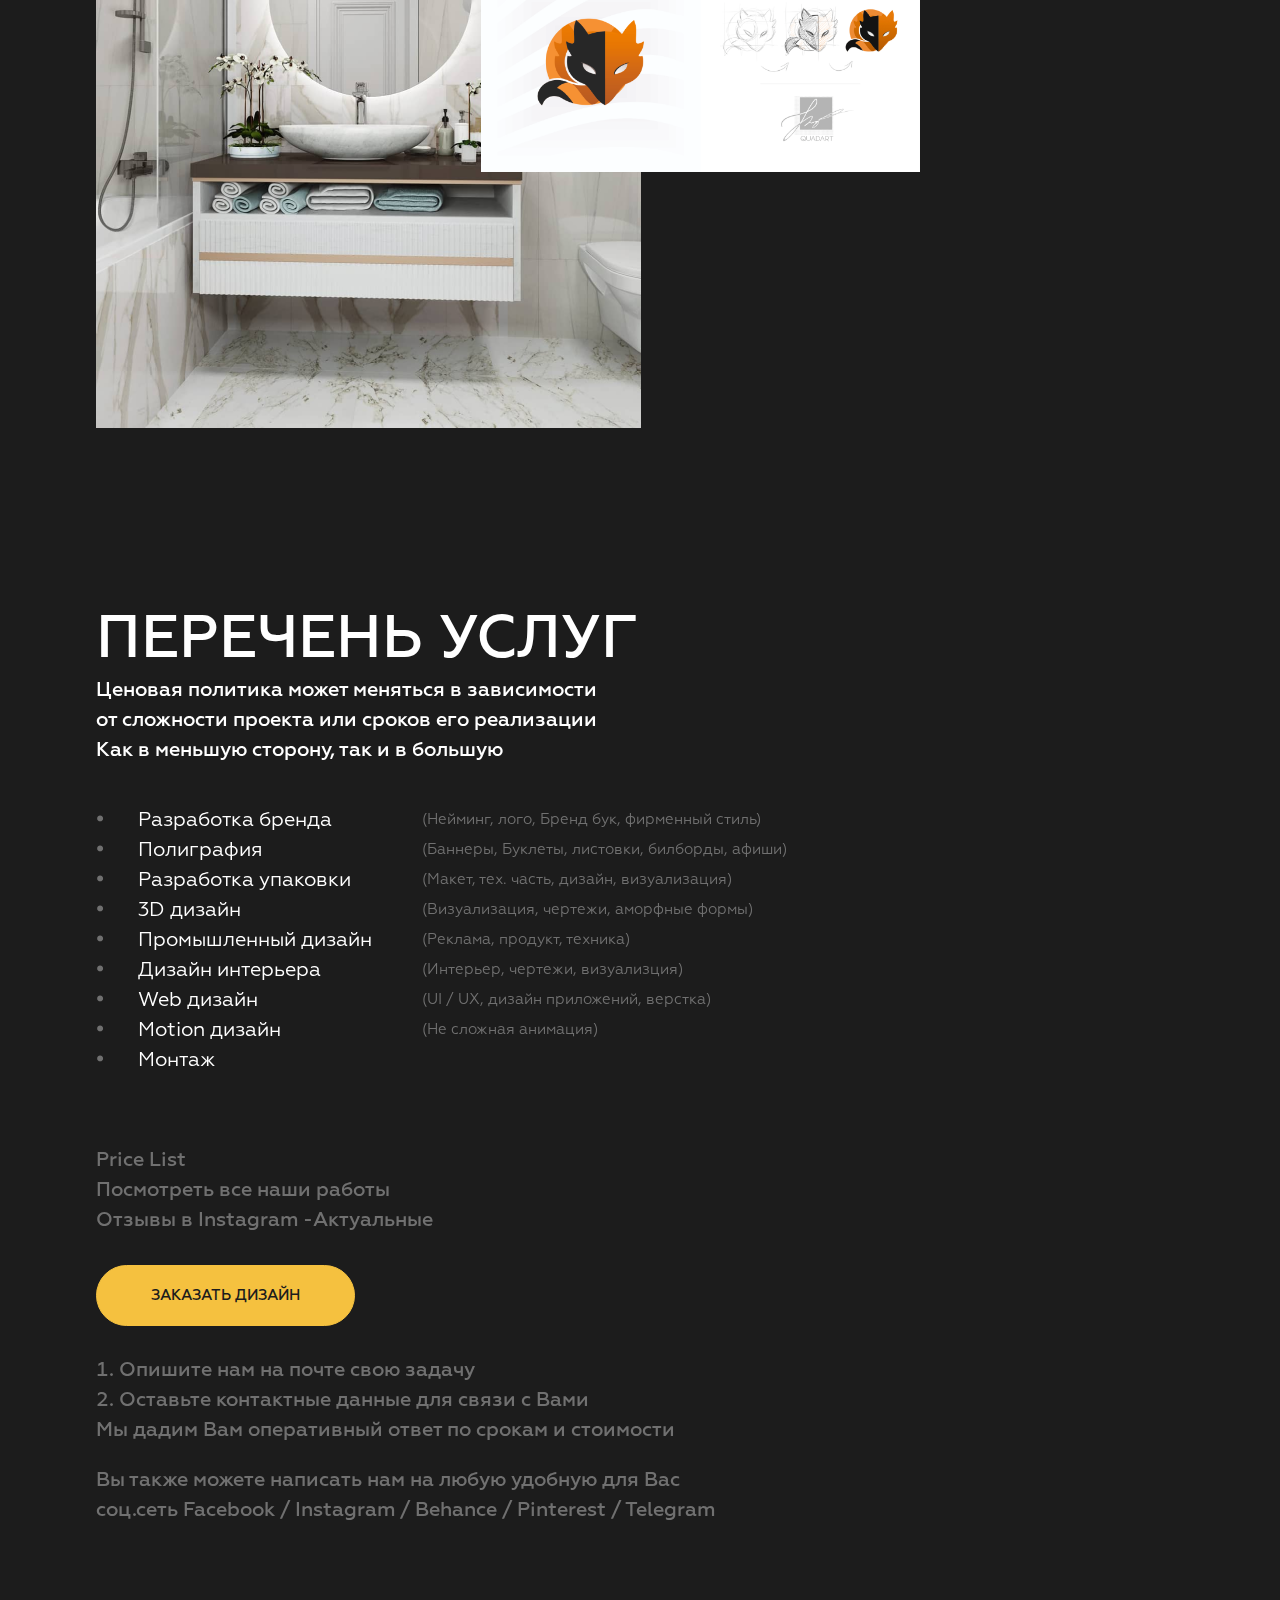
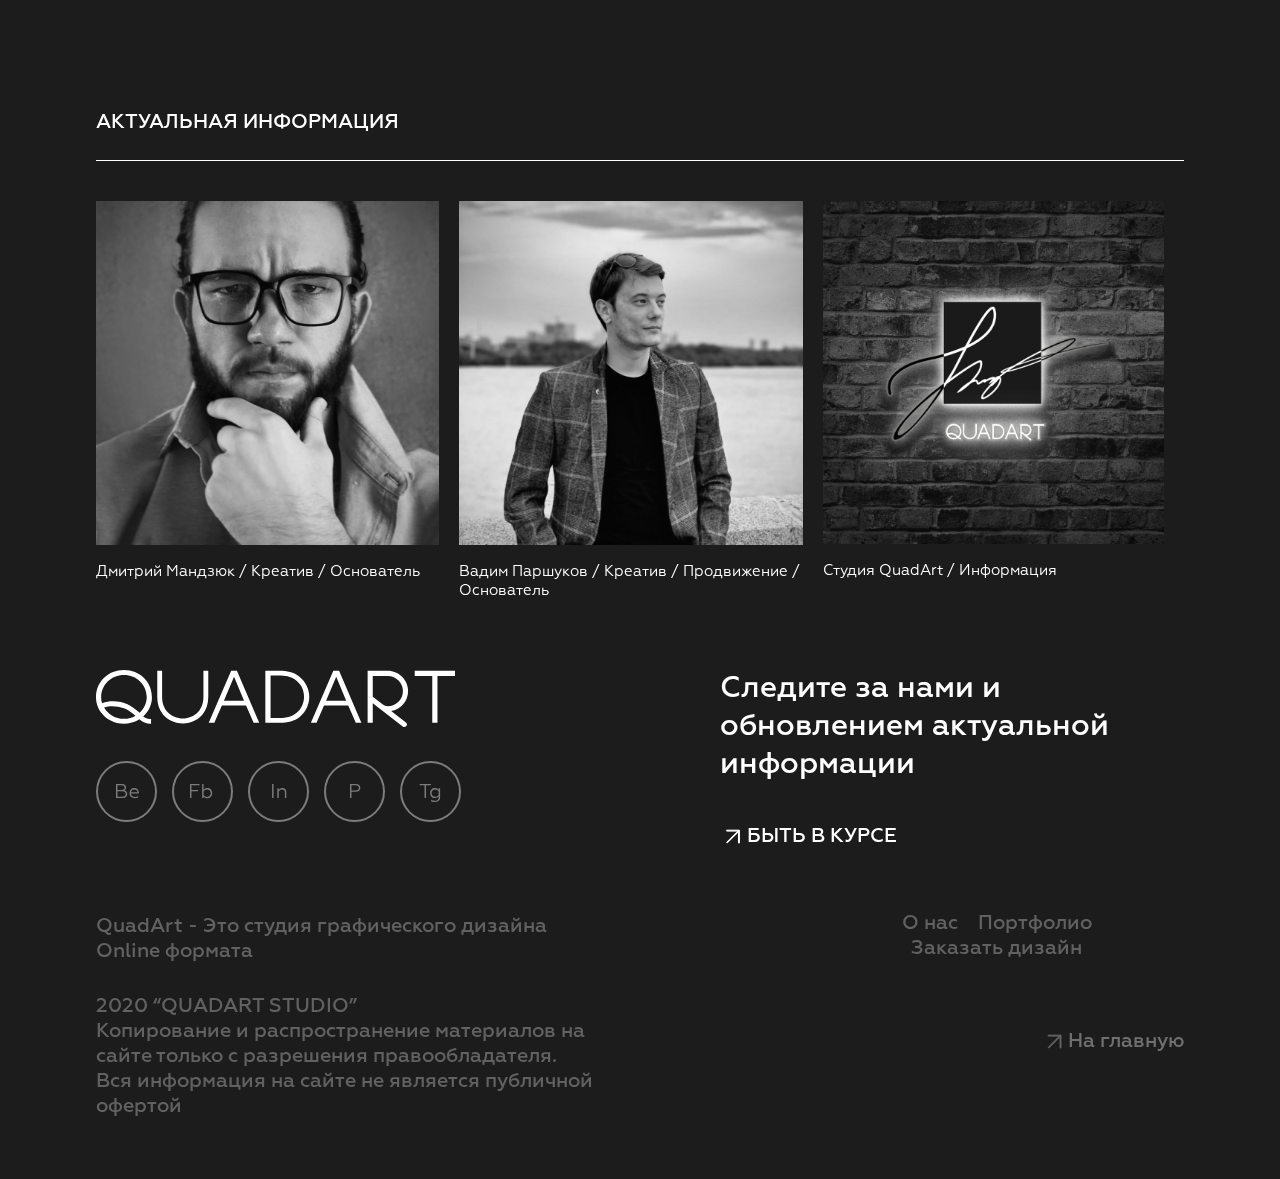
<file: portfolio.html>
<!DOCTYPE html>
<html lang="ru">
<head>
    <meta charset="UTF-8">
    <meta name="keywords" content="заказать дизайн,разработка бренда ,визуализация интерьера,3D дизайн,Web дизайн,дизайн">
    <meta name="viewport" content="width=device-width, initial-scale=1.0">
    <meta http-equiv="X-UA-Compatible" content="IE=Edge" />
    <link rel="stylesheet" href="css/style.css">
    <link rel="icon" href="img/favicon.ico">
    <title>Portfolio</title>
</head>

<body>
    <div class="cursor"></div>
    <img src="img/Portfolio%20(backg).png" class="page-header" alt="background-image">
    <section id="this-page-info">
        <div class="container">
            <a class="back no-cursor" href="index.html">
                <h3><img src="icons/Arrow-back-to.svg" alt="" class="back-to">
                    Вернуться к “о нас & портфолио”</h3>
            </a>

            <div class="page-head">
                <h1>СТУДИЯ QUADART</h1>
                <h3>Воскресенье, 1 сентября 2020</h3>
            </div>
            <div class="page-intro">
                <h2>Примеры наших основных работ по несколько позиций из каждой отрасли дизайна</h2>
                <h3>Больше наших работ можно проссмотреть в социальных сетях или перейдя по ссылке: <a href="https://yadi.sk/d/ffjp6vfrzm_Rew?w=1" class="link-box-inf" target="_blank">Посмотреть все наши работы</a><br
                >А также Вы можете следить за нами тут:</h3>
                <div class="name-list">
                    <ul>
                        <li><a href="https://www.instagram.com/_vadim_designer_/ " target="_blank">Вадим Паршуков</a></li>
                        <li><a href="https://www.instagram.com/backerworks/ " target="_blank">Дмитрий Мандзюк</a></li>
                    </ul>
                </div>
            </div>

            <div class="works-gallery">
                <div class="work">
                    <h3 class="p-effect" data-rellax-speed="0.5">B.A.B.<br>- Это Instashop наших земляков из СНГ находящихся в штатах Америки.<br>
                        Ребята отправляют почти по всему миру брендовую обувь прямиком из США.</h3>
                    <img class="p-effect" alt="work1" src="img/Portfolio/work1.png" data-rellax-speed="0.5">
                    <img class="backg-text1 p-effect" alt="decor-text" src="img/Portfolio/backg-text1.png" data-rellax-speed="-0.2">
                </div>
                <div class="interior">
                    <div class="part1" data-rellax-speed="0.5">
                        <h3>(Интерьер) Пример детской комнаты для девочки </h3>
                        <img src="img/Portfolio/Interio1.png" alt="interio1">
                    </div>
                    <div class="part2" data-rellax-speed="-0.5">
                        <h3>HIT’EM UP <br> Новый бренд (Instashop), делающий ставку<br>на современный молодежный стиль<br>смешанный с официальным видом одежды.</h3>
                        <img src="img/Portfolio/work2.png" alt="work2">
                    </div>
                </div>
                <div class="work">
                    <h3 class="p-effect" data-rellax-speed="0.4">Ideal Steel Fixing
                        <br>Компания из Канады, которая занимается демонтажом тяжелой арматуры.
                        <br>Желанием заказчика стал товарный знак в виде медведя который раскусывает арматуру пополам.
                    </h3>
                    <img alt="work3" src="img/Portfolio/work3.png" class="p-effect" data-rellax-speed="0.4">
                </div>
                <div class="interior">
                    <div class="part1" data-rellax-speed="0.6">
                        <h3>(Интерьер) Пример спальной комнаты </h3>
                        <img src="img/Portfolio/Interio2.png" alt="interio2">
                    </div>
                    <div class="part2" data-rellax-speed="-0.3">
                        <h3>S.Obi.Korm<br>
                            Фирма по изготовлению рациона здоровой пищи <br>для вашего питомца </h3>
                        <img src="img/Portfolio/work4.png" alt="work4">
                    </div>
                    <img class="backg-text2" src="img/Portfolio/backg-text2.png" alt="decor-text">
                </div>
                <div class="work">
                    <img alt="decor-text" class="backg-text3 p-effect" src="img/Portfolio/backg-text3.png" data-rellax-speed="0.25">
                    <h3 class="p-effect" data-rellax-speed="0.4">BOREY
                        <br>Бренд бук для представителей фирмы Ajax на территории России.
                    </h3>
                    <img src="img/Portfolio/work5.png" alt="work5" class="p-effect" data-rellax-speed="0.4">
                </div>
                <div class="interior">
                    <div class="part1" data-rellax-speed="0.5">
                        <h3>(Интерьер) Пример детской комнаты для девочки </h3>
                        <img src="img/Portfolio/Interio3.png" alt="interio3">
                    </div>
                    <div class="part2" data-rellax-speed="0.1">
                        <h3>HIT’EM UP <br> Новый бренд (Instashop), делающий ставку<br>на современный молодежный стиль<br>смешанный с официальным видом одежды.</h3>
                        <img src="img/Portfolio/work6.png" alt="work6">
                    </div>
                </div>


            </div>
            <div class="offers">
                <h1>ПЕРЕЧЕНЬ УСЛУГ</h1>
                <h3>Ценовая политика может меняться в зависимости от сложности проекта или сроков его реализации Как в меньшую сторону, так и в большую</h3>
                <div class="offers-list">
                    <ul class="list1">
                        <li>Разработка бренда </li>
                        <li>Полиграфия</li>
                        <li>Разработка упаковки</li>
                        <li>3D дизайн </li>
                        <li>Промышленный дизайн</li>
                        <li>Дизайн интерьера </li>
                        <li>Web дизайн</li>
                        <li>Motion дизайн </li>
                        <li>Монтаж</li>
                    </ul>
                    <ul class="list2">
                        <li>(Нейминг, лого, Бренд бук, фирменный стиль)</li>
                        <li>(Баннеры, Буклеты, листовки, билборды, афиши)</li>
                        <li>(Макет, тех. часть, дизайн, визуализация)</li>
                        <li>(Визуализация, чертежи, аморфные формы)</li>
                        <li>(Реклама, продукт, техника)</li>
                        <li>(Интерьер, чертежи, визуализция)</li>
                        <li>(UI / UX, дизайн приложений, верстка) </li>
                        <li>(Не сложная анимация)</li>
                    </ul>
                </div>
                 <div class="link-box">
                    <div> <a href="price-list.pdf" class="link-box-inf" target="_blank">Price List</a></div>
                    <div><a href="https://yadi.sk/d/ffjp6vfrzm_Rew?w=1" class="link-box-inf" target="_blank">Посмотреть все наши работы</a></div>
                    <div><a href="https://www.instagram.com/quadart.design/" class="link-box-inf" target="_blank">Отзывы в Instagram -Актуальные</a></div>
                    <a href="mailto:vadim.parshukov.199d@mail.ru" class="make-order no-cursor">ЗАКАЗАТЬ ДИЗАЙН</a>
                </div>
                <div class="to-order">
                    <ol>
                        <li>Опишите нам на почте свою задачу</li>
                        <li>Оставьте контактные данные для связи с Вами</li>
                    </ol>

                    <h3>Мы дадим Вам оперативный ответ по срокам и стоимости </h3>
                </div>
                <div class="all-links">Вы также можете написать нам на любую удобную для Вас<br> соц.сеть  
                   <a href="https://www.facebook.com/QuadArt.Design" class="link-box-inf" target="_blank">Facebook </a>/
                    <a href="https://www.instagram.com/quadart.design/" class="link-box-inf" target="_blank">Instagram </a>/
                    <a href="https://www.behance.net/vadimporsh" class="link-box-inf" target="_blank">Behance </a>/
                    <a href="https://www.pinterest.ru/QuadArt_Design/_saved/ " class="link-box-inf" target="_blank">Pinterest </a>/
                    <a href="https://telegram.me/vadim_porsh" class="link-box-inf" target="_blank">Telegram </a>
                </div>

            </div>
        </div>
    </section>
    <section id="another-info">
        <div class="container">
            <h3 class="rel-inf">АКТУАЛЬНАЯ ИНФОРМАЦИЯ</h3>
            <div class="underline"></div>
            <div class="another-info">
                <div class="info-page scale">
                    <a href="https://www.instagram.com/backerworks/ " target="_blank"> <img src="img/Dmitrii.png" alt="Dmitrii">
                        <h5>Дмитрий <span class="to-hide"> Мандзюк / Креатив / Основатель</span></h5>
                    </a>
                </div>
                <div class="info-page scale">
                    <a href="https://www.instagram.com/_vadim_designer_/ " target="_blank"><img src="img/Vadim.png" alt="Vadim">
                        <h5>Вадим<span class="to-hide"> Паршуков / Креатив / Продвижение / Основатель</span></h5>
                    </a>
                </div>
                <div class="info-page scale">
                    <a href="about.html"><img src="img/About.png" alt="About">
                        <h5>Студия <span class="to-hide">QuadArt / Информация</span></h5>
                    </a>
                </div>

            </div>
        </div>
    </section>

    <!--    Footer-->
<footer>
        <div class="container">
            <div class="inner">
                <div class="inner-item">
                    <img src="icons/Logo-big.svg" alt="">
                    <div class="social-media">
                        <a href="https://www.behance.net/vadimporsh " target="_blank">
                            <img class="media-icon" src="icons/Be.svg" alt="behance">
                        </a>
                        <a href="https://www.facebook.com/QuadArt.Design " target="_blank">
                            <img class="media-icon" src="icons/Fb.svg" alt="facebook">
                        </a>
                        <a href="https://www.instagram.com/quadart.design/" target="_blank">
                            <img class="media-icon" src="icons/In.svg" alt="instagram">
                        </a>
                        <a href="https://www.pinterest.ru/QuadArt_Design/_saved/ " target="_blank">
                            <img class="media-icon" src="icons/P.svg" alt="pinterest">
                        </a> 
                        <a href="https://telegram.me/vadim_porsh" target="_blank">
                            <img class="media-icon last-i" src="icons/Tg.svg" alt="telegram">
                        </a>
                    </div>

                    <!--Invisible part-->
                    <div class="vis">
                        <div class="no-cursor">
                            <a href="https://www.instagram.com/quadart.design/" target="_blank">
                                <img class="arrow j3" src="icons/Arrow.svg" alt="arrow">
                                <h3 class="j2">БЫТЬ В КУРСЕ </h3>
                            </a>
                        </div>
                        <div class="no-cursor">
                            <a href="index.html">
                                <img class="arrow dissapear" src="icons/Arrow%20-gray.svg" alt="">
                                <img class="arrow wh-on-hover j5" src="icons/Arrow.svg" alt="arrow">
                                <h3 class="gray j4">На главную </h3>
                            </a>
                        </div>
                    </div>
                    <div class="inf">QuadArt - Это студия графического дизайна <br> Online формата</div>
                    <div class="inf policy">2020 “QUADART STUDIO” <br>Копирование и распространение материалов на сайте только с разрешения правообладателя. <br> Вся информация на сайте не является публичной офертой</div>
                </div>
                <div class="inner-item ">
                    <div class="hide">
                        <h2>Следите за нами и обновлением актуальной информации </h2>
                        <div class="link no-cursor">
                            <a href="https://www.instagram.com/quadart.design/" target="_blank">
                                <img class="arrow j3" src="icons/Arrow.svg" alt="arrow">
                                <h3 class="j2">БЫТЬ В КУРСЕ </h3>
                            </a>
                        </div>
                        <div class="f-part">
                            <nav class="footer-nav no-cursor">
                                <ul class="nav-links">
                                    <li class="footer-link">
                                        <a href="about.html">О нас</a>
                                    </li>
                                    <li class="footer-link"><a href="portfolio.html">Портфолио</a></li>
                                    <li class="footer-link"><a href="mailto:vadim.parshukov.199d@mail.ru">Заказать дизайн</a></li>
                                </ul>
                            </nav>
                            <div class="link no-cursor">
                                <a href="index.html">
                                    <img class="arrow dissapear" src="icons/Arrow%20-gray.svg" alt="">
                                    <img class="arrow wh-on-hover j5" src="icons/Arrow.svg" alt="arrow">
                                    <h3 class="gray j4">На главную </h3>
                                </a>
                            </div>
                        </div>
                    </div>

                    <div class="inv">
                        <div class="no-cursor">
                            <a href="https://www.instagram.com/quadart.design/" target="_blank">
                                <img class="arrow j3" src="icons/Arrow.svg" alt="arrow">
                                <h3 class="j2">БЫТЬ В КУРСЕ </h3>
                            </a>
                        </div>
                        <div class="no-cursor">
                            <a href="index.html">
                                <img class="arrow dissapear" src="icons/Arrow%20-gray.svg" alt="">
                                <img class="arrow wh-on-hover j5" src="icons/Arrow.svg" alt="arrow">
                                <h3 class="gray j4">На главную </h3>
                            </a>
                        </div>
                    </div>

                </div>
            </div>
        </div>
    </footer>
    <script src="https://ajax.googleapis.com/ajax/libs/jquery/3.5.1/jquery.min.js"></script>
    <script src="JS/rellax.min.js"></script>
    <script src="JS/script.js"></script>
</body></html>
</file>
<file: css/style.css>
/*
* Prefixed by https://autoprefixer.github.io
* PostCSS: v7.0.29,
* Autoprefixer: v9.7.6
* Browsers: last 4 version
*/

/*Geometria Fonts*/

@font-face {
    font-family: 'Geometria';
    src: url('../fonts/Geometria.eot');
    src: url('../fonts/Geometria.eot'),
        url('../fonts/Geometria.woff') format('woff'), url('../fonts/Geometria.ttf') format('truetype'), url('../fonts/Geometria.svg') format('svg');
    font-weight: normal;
    font-style: normal;
}


@font-face {
    font-family: 'Geometria';
    src: url('../fonts/Geometria-Medium.eot');
    src: url('../fonts/Geometria-Medium.eot'), url('../fonts/Geometria-Medium.woff') format('woff'), url('../fonts/Geometria-Medium.ttf') format('truetype'), url('../fonts/Geometria-Medium.svg') format('svg');
    font-weight: 500;
    font-style: normal;
}

* {
    margin: 0;
    padding: 0;
    -webkit-box-sizing: border-box;
    box-sizing: border-box;
}

h1,
h2,
h3 {
    font-weight: 500;
}

h1 {
    font-size: 60px;
}

h2 {
    font-size: 30px;
}

h3 {
    font-size: 20px;
    line-height: 75px;
    z-index: 3;
}

h5 {
    font-weight: normal;
    font-size: 15px;
    line-height: 19px;
    margin-top: 11px;
}

ul {
    list-style: none;
}

a {
    text-decoration: none;
}

body {
    color: #fff;
    font-family: 'Geometria', sans-serif;
    font-style: normal;
    text-align: left;
    background: #1C1C1C;
    scrollbar-width: none;
}

.cursor {
    width: 10px;
    height: 10px;
    border-radius: 50%;
    border: #F5C13F solid 2px;
    background: #F5C13F;
    position: absolute;
    -webkit-transform: translate(80%, -80%);
    -ms-transform: translate(80%, -80%);
    transform: translate(80%, -80%);
    pointer-events: none;
    display: inherit;
    transition: all 0.2s ease;
    z-index: 10000;
}

.link-grow {
    -webkit-transform: scale(8);
    -ms-transform: scale(8);
    transform: scale(8);
    background: #F5C13F;
}

.hovered-link {
    color: black;
}

main {
    background: url(../img/Background.png) no-repeat;
    background-size: cover;
    height: 100vh;
    background-attachment: fixed;
}

.container {
    position: relative;
    max-width: 85%;
    margin: auto;
}

header {
    position: fixed;
    width: 100vw;
    z-index: 1000;
}

.nav-scrolled {
    background-color: #fff;
    color: rgba(0, 0, 0, 0.3);
    font-weight: normal;
    -webkit-transition: 0.2s;
    -o-transition: 0.2s;
    transition: 0.2s;
}

#navbar {
    top: 0;
}

nav {
    max-width: 85%;
    margin: auto;
    display: -webkit-box;
    display: -ms-flexbox;
    display: flex;
    -webkit-box-align: center;
    -ms-flex-align: center;
    align-items: center;
    -webkit-box-pack: justify;
    -ms-flex-pack: justify;
    justify-content: space-between;
    font-weight: normal;
    font-size: 12px;
}

.nav-text {
    color: rgba(255, 255, 255, 0.3);
    font-weight: normal;
}

.nav-links {
    display: -webkit-box;
    display: -ms-flexbox;
    display: flex;
    -webkit-box-align: center;
    -ms-flex-align: center;
    align-items: center;
    -webkit-box-pack: center;
    -ms-flex-pack: center;
    justify-content: center;
    z-index: 2;
}

li a {
    color: #fff;
    margin-right: 50px;
}

.scrolled {
    color: #000;
}

li:hover {
    text-decoration: underline;
}

.fill {
    fill: black;
}

.zakz {
    width: 35px;
    height: 40px;
    position: relative;
    top: 5px;
}

.zakz:hover {
    cursor: pointer;
    top: 0;
    -webkit-transition: 0.2s;
    -o-transition: 0.2s;
    transition: 0.2s;
}


/*Title*/
.title {
    position: relative;
}

.title-text {
    position: fixed;
    top: 40%;
    -webkit-transform: translateY(-40%);
    -ms-transform: translateY(-40%);
    transform: translateY(-40%);
}

div .link {
    display: inline-block;
}

.link a {
    display: -webkit-box;
    display: -ms-flexbox;
    display: flex;
    color: #fff;
    -webkit-box-pack: center;
    -ms-flex-pack: center;
    justify-content: center;
    -webkit-box-align: center;
    -ms-flex-align: center;
    align-items: center;
    line-height: 75px;
}

.dissapear {
    display: inline;
}

/*Make order*/
#make-order {
    position: fixed;
    top: 0;
    left: 0;
    display: none;
    background-color: #F5C13F;
    background-size: cover;
    width: 100vw;
    height: 100vh;
    z-index: 10000;
    color: #000;
}

#make-order > img {
    position: absolute;
    width: 100vw;
}

.close {
    position: relative;
}

.close:hover {
    cursor: pointer;
}

.p1 {
    top: 0;
}

.p2 {
    bottom: -100px;
}

.head {
    display: -webkit-box;
    display: -ms-flexbox;
    display: flex;
    -webkit-box-align: center;
    -ms-flex-align: center;
    align-items: center;
    -webkit-box-pack: justify;
    -ms-flex-pack: justify;
    justify-content: space-between;
    margin-top: 90px;
    width: 100%;
}

.lg {
    display: -webkit-box;
    display: -ms-flexbox;
    display: flex;
    -webkit-box-align: center;
    -ms-flex-align: center;
    align-items: center;
}

.lg > h3 {
    margin-left: 65px;
}

h3 > .line {
    width: 20px;
    height: 2.2px;
    background: #000;
}

.middlePart {
    display: -webkit-box;
    display: -ms-flexbox;
    display: flex;
    -webkit-box-pack: justify;
    -ms-flex-pack: justify;
    justify-content: space-between;
}

.zakz-inner {
    text-align: left;
    width: 100%;
    vertical-align: middle;
}

.innerPart {
    display: -webkit-box;
    display: -ms-flexbox;
    display: flex;
    -webkit-box-pack: justify;
    -ms-flex-pack: justify;
    justify-content: space-between;
    margin-top: 15vh;
}

.make-order-text > h1 {
    line-height: 70px;
}

.make-order-text a {
    color: #000;
}

.make-order-arrow {
    position: relative;
    bottom: -10px;
}

.link-part h2 {
    padding-top: 9px;
    max-width: 300px;
}

.social-links {
    display: -webkit-box;
    display: -ms-flexbox;
    display: flex;
    -webkit-box-pack: justify;
    -ms-flex-pack: justify;
    justify-content: space-between;
    margin-top: 60px;
}

.social-links a {
    color: #000;
    font-weight: 500;
    font-size: 20px;
    line-height: 42px;
}


/*Section info & portfolio*/

#info {
    background: #D9D9D9;
    color: #000;
    height: 850px;
    position: -webkit-sticky;
    position: sticky;
    top: -200px;
    z-index: 100;
}

.about {
    margin-left: 250px;
    width: auto;
}

.underline {
    content: '';
    width: 100%;
    height: 1px;
    background: #000;
}

.text-img {
    position: absolute;
    top: 30px;
    left: -100px;
    z-index: 1;
}

.item {
    margin: 150px 250px 100px 0;
    z-index: 10;
}

.item a {
    color: #000;
}

.outer-wrapper {
    background: #D9D9D9;
    width: 100vh;
    height: 100vw;
    -webkit-transform: rotate(-90deg) translateX(-100vh);
    -ms-transform: rotate(-90deg) translateX(-100vh);
    transform: rotate(-90deg) translateX(-100vh);
    -webkit-transform-origin: top left;
    -ms-transform-origin: top left;
    transform-origin: top left;
    overflow-y: scroll;
    overflow-x: hidden;
    position: relative;
}

::-webkit-scrollbar {
    display: none;
}

.wrapper {
    position: relative;
    display: -webkit-box;
    display: -ms-flexbox;
    display: flex;
    -webkit-box-orient: horizontal;
    -webkit-box-direction: normal;
    -ms-flex-direction: row;
    flex-direction: row;
    margin-left: 30px;
    margin-top: 350px;
    width: 100vw;
    -webkit-transform: rotate(90deg) translateY(-100vh);
    -ms-transform: rotate(90deg) translateY(-100vh);
    transform: rotate(90deg) translateY(-100vh);
    -webkit-transform-origin: top left;
    -ms-transform-origin: top left;
    transform-origin: top left;
}

.swipe {
    color: #707070;
    display: flex;
    align-items: center;
    position: absolute;
    margin: 0 0 70px 250px;
    bottom: 0;
}

.swipe img {
    margin: 10px 0 0 10px;
}

/*Footer*/

footer {
    background: #1C1C1C;
    font-style: normal;
    font-weight: 500;
    font-size: 20px;
    color: #616161;
    position: relative;
    z-index: 1000;
}

.inner {
    display: -webkit-box;
    display: -ms-flexbox;
    display: flex;
    padding: 30px 0;
}

.inner-item {
    width: 50%;
    position: relative;
}

.inner-item:last-child {
    padding-left: 80px;
}

.social-media {
    margin: 27px 0 85px;
    z-index: 3;
}

.media-icon {
    text-decoration: none;
    margin-right: 10px;
}

div .inf {
    margin-bottom: 30px;
    max-width: 591px;
}

.inner-item h2 {
    display: block;
    color: #fff;
    margin-bottom: 15px;
}

.f-part {
    position: relative;
    text-align: right;
}

.footer-nav {
    font-weight: 500;
    font-size: 20px;
    position: absolute;
    right: 0;
    margin-top: 80px;
}

.footer-nav > .nav-links {
    display: -webkit-box;
    display: -ms-flexbox;
    display: flex;
    -ms-flex-wrap: wrap;
    flex-wrap: wrap;
}

.footer-link a {
    color: #616161;
    margin-right: 0;
    margin-left: 20px;
}

.footer-link a:hover {
    color: #fff;
}

.f-part .link {
    line-height: 75px;
    margin-top: 130px;
}

.wh-on-hover {
    display: none;
}

.gray {
    color: #707070;
}

.gray:hover {
    color: #fff;
}

/*Invisible list on large screen*/

.inv {
    display: none;
    position: absolute;
    bottom: 0;
    right: 0;
    margin-bottom: 28px;
}

.vis {
    display: none;
}

.inv a,
.vis a {
    display: -webkit-box;
    display: -ms-flexbox;
    display: flex;
    color: #fff;
    -webkit-box-align: center;
    -ms-flex-align: center;
    align-items: center;
}

.inv h3,
.vis h3 {
    font-size: 16px;
    line-height: 20px;
}

/* About page*/

#this-page-info {
    margin-bottom: 160px;
}

#this-page-info h1 {
    line-height: 70px;
}

.page-header {
    width: 100vw;
}

.back h3 {
    color: #fff;
    margin-bottom: 33px;
}

.page-head h3 {
    line-height: 42px;
}

.page-intro {
    max-width: 780px;
    position: relative;
    margin-left: 25%;
    margin-top: 70px;
    margin-bottom: 130px;
}

.page-intro h2 {
    line-height: 40px;
}

.page-intro h3 {
    line-height: 30px;
    margin-top: 50px;
    padding-left: 70px;
}

.offers h3 {
    max-width: 505px;
    line-height: 30px;
}

.offers-list {
    display: -webkit-box;
    display: -ms-flexbox;
    display: flex;
    margin-top: 40px;
    margin-bottom: 70px;
    font-size: 20px;
}

.list1 li:before {
    content: "\2022";
    color: #707070;
    font-weight: bold;
    width: 5px;
    margin-right: 34px;
}

.offers-list li {
    line-height: 30px;
    text-decoration: none;
}

.list2 {
    font-size: 15px;
    color: #707070;
    margin-left: 50px;
}

.link-box {
    display: inline-block;
    position: relative;
    margin-bottom: 90px;
}
.link-box div:nth-child(3){
    margin-bottom: 30px;
}

.link-box-inf {
    font-size: 20px;
    font-style: normal;
    font-weight: 500;
    line-height: 30px;
    color: #707070;
}

.link-box-inf:hover {
    color: #fff;
    text-decoration: underline;
}

.make-order {
    background: #F5C13F;
    border-radius: 50px;
    border: 1px solid #F5C13F;
    transition: 0.6s;
    font-family: 'Geometria', sans-serif;
    font-style: normal;
    font-weight: 500;
    font-size: 15px;
    color: #1C1C1C;
    padding: 20px 54px;
    position: absolute;
    z-index: 2;
}

.make-order:hover {
    transition: 0.6s;
    box-shadow: 0 0 5px #F5C13F,
        0 0 10px #F5C13F,
        0 0 20px #F5C13F;
}

ol {
    font-style: normal;
    font-weight: 500;
    font-size: 20px;
    line-height: 30px;
    color: #707070;
    padding-left: 23px;
}

ol > li:hover {
    text-decoration: none;
}

.to-order h3 {
    max-width: 100%;
    color: #707070;
    margin-bottom: 20px;
}
.all-links{
    font-style: normal;
    font-weight: 500;
    font-size: 20px;
    line-height: 30px;
  color: #707070;  
}

/*Another-info*/
#another-info .underline {
    background: #fff;
}

.another-info {
    display: -webkit-box;
    display: -ms-flexbox;
    display: flex;
    max-width: 100%;
    margin: auto;
    margin: 40px 0;

}

.info-page img {
    padding-right: 20px;
    max-width: 100%;
    height: auto;
    width: auto\9;
}

.info-page a {
    color: #fff;
}

.info-page a > h5 {
    padding-right: 20px;
}

/*Portfolio page*/
.name-list a {
    margin-top: 30px;
    margin-right: 0;
    padding-left: 70px;
    font-size: 20px;
    line-height: 35px;
    color: #616161;
}

.part1 img,
.part2 img {
    width: 100%;
}

.work {
    position: relative;
    margin-bottom: 170px;
}

.works-gallery h3 {
    line-height: 35px;
    margin-bottom: 30px;
}

.backg-text1 {
    position: absolute;
    left: 210px;
    bottom: -87px;
    z-index: -1;
}

.interior {
    display: -webkit-box;
    display: -ms-flexbox;
    display: flex;
    position: relative;
    margin-bottom: 170px;
}

.part1 {
    position: relative;
    top: 0;
}

.part2 {
    margin-top: 25px;
    margin-left: 40px;
    position: relative;
}

.part2 img {
    position: absolute;
    left: -200px;
}

.backg-text2 {
    position: absolute;
    right: 50px;
    top: -120px;
    z-index: -1;
}

.backg-text3 {
    position: absolute;
    left: -85px;
    top: 5px;
    z-index: -1;
}

@media(min-width:1360px) {
    .container {
        max-width: 1200px;
    }
}

@media (max-width:1340px)and (min-width:1080px) {
    .footer-nav {
        margin-top: 37px;
    }
}

@media(max-width:1240px) {
    .part2 {
        margin-top: 0;
    }
}

@media (max-width:1079px) {
    nav h4 {
        display: none;
    }

    .social-media {
        margin: 27px 0 55px;
    }

    .hide {
        display: none;
    }

    .inv {
        display: inline-block;
        position: absolute;
    }

    .inner-item:nth-child(1) {
        width: 80%;
    }

    .inner-item:nth-child(2) {
        width: 20%;
    }
}

@media(max-width:990px) {
    .work img {
        width: 100%;
    }
}

@media (max-width:890px) {
    .inv {
        display: none;
    }

    .vis {
        display: inline-block;
    }

    .works-gallery h3 {
        line-height: 20px;
    }

    .part1 img {
        width: 60vw;
    }

    .part2 img {
        width: 65vw;
    }

    .part2 {
        top: -100px;
    }

    .inner-item:nth-child(1) {
        width: 100%;
    }

    .inner-item:nth-child(2) {
        display: none;
    }

    .last-i {
        margin-right: 0;
    }
}

@media(max-width:820px) {
    .cursor {
        border: none;
        background: transparent;
    }

    .no-cursor > li {
        display: none;
    }

    .title-text h1 {
        margin-bottom: 30px;
    }

    h1 {
        font-size: 30px;
        line-height: 40px;
    }

    #make-order .container {
        width: 100vw;
        height: auto;
    }

    .head {
        width: 100%;
    }

    .make-order-text > h1 {
        width: 100%;
    }

    .make-order-arrow {
        width: 50px;
        height: auto;
    }

    .link-part {
        display: block;
    }

    .social-links a {
        line-height: 22px;
    }

    h2 {
        font-size: 25px;
        line-height: 30px;
    }

    .about {
        padding: 30px 0 0 20px;
        margin: 0;
    }
    .underline{
        margin-top: 20px;
    }

    .item img {
        width: 70vw;
        height: auto;
    }

    h3 {
        line-height: 15px;
    }

    .list1 li:before {
        margin-right: 10px;
    }

    .offers-list li {
        line-height: 20px;
        font-size: 15px;
    }

    .list2 {
        margin-left: 30px;
    }

    .page-intro {
        margin-left: 0;
    }

    .inf:last-child {
        text-align: center;
    }

    .swipe {
        margin: 0 0 150px 20px;
    }
}

@media (max-width:760px) {
    .innerPart {
        display: block;
        margin-top: 5vh;
    }

    .make-order-text {
        margin: 100px 0 50px 0;
    }

    .lg h3 {
        margin-left: 15px;
    }

    .social-links {
        margin: 40px 0;
        width: 50%;
    }

}

@media(max-width:695px) {
    .list2 {
        display: none;
    }

    .text-img {
        width: 500vw;
    }
}

/*For Mobile screens*/
@media(max-width:420px) {
    .inner-item > img {
        width: 100%;
    }

    .to-hide {
        display: none;
    }

    .link-box {
        margin: auto;
    }

    .works-gallery h3 {
        display: none;
    }

    .part2 {
        margin-top: 130px;
    }

    .lg > img {
        width: 45vw;
    }

    .lg h3 {
        font-size: 15px;
    }

    .back h3 {
        font-size: 17px;
        line-height: 30px;
    }

    .wrapper {
        margin-top: 100px;
    }
    ol{
     margin-top: 100px;
    }
    main {
        background: url(../img/backg-mob.png) no-repeat;
        background-size: 100vw;
        height: 100vh;
        -webkit-background-attachment: fixed;
        background-attachment: fixed;
    }
    .p2{
        bottom: -10px;
    }
    .make-order-arrow {
        width: 40px;
    }

    .name-list {
        margin-left: -22%;
        margin-top: 50px;
    }

    .rel-inf {
        font-size: 15px;
    }

    .policy {
        font-size: 10px;
        margin-top: 60px;
    }

    div .inf {
        margin-bottom: 0;
    }

    .item img {
        width: 85vw;
        height: auto;
    }

    .backg-text1 {
        left: 0;
        bottom: -15px;
    }
    .media-icon{
        width: 50px;
        height: 50px;
        margin-right: 5px;
    }
    .page-head h3,
    .page-intro h2{
        line-height: 30px;
    }
    ol,
    .to-order h3,
    .all-links{
        font-size: 18px;
    }
}
</file>
